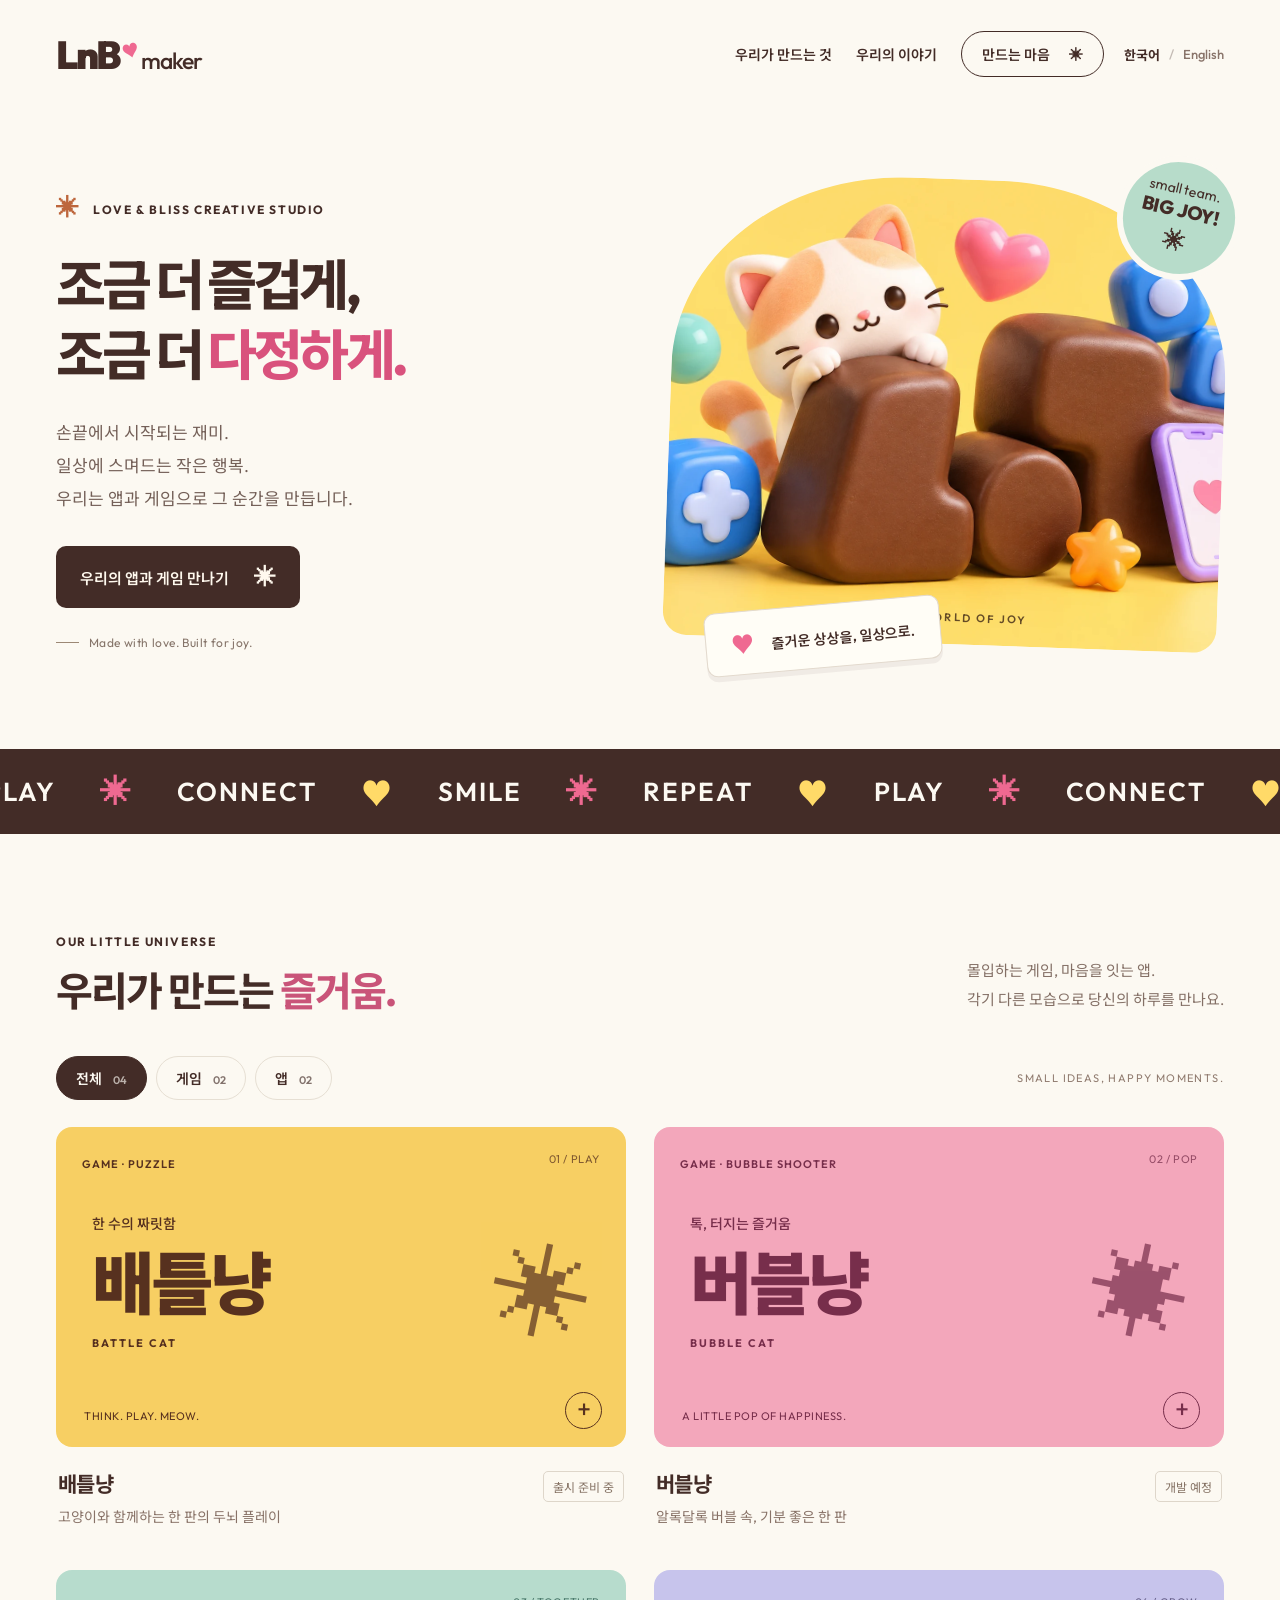
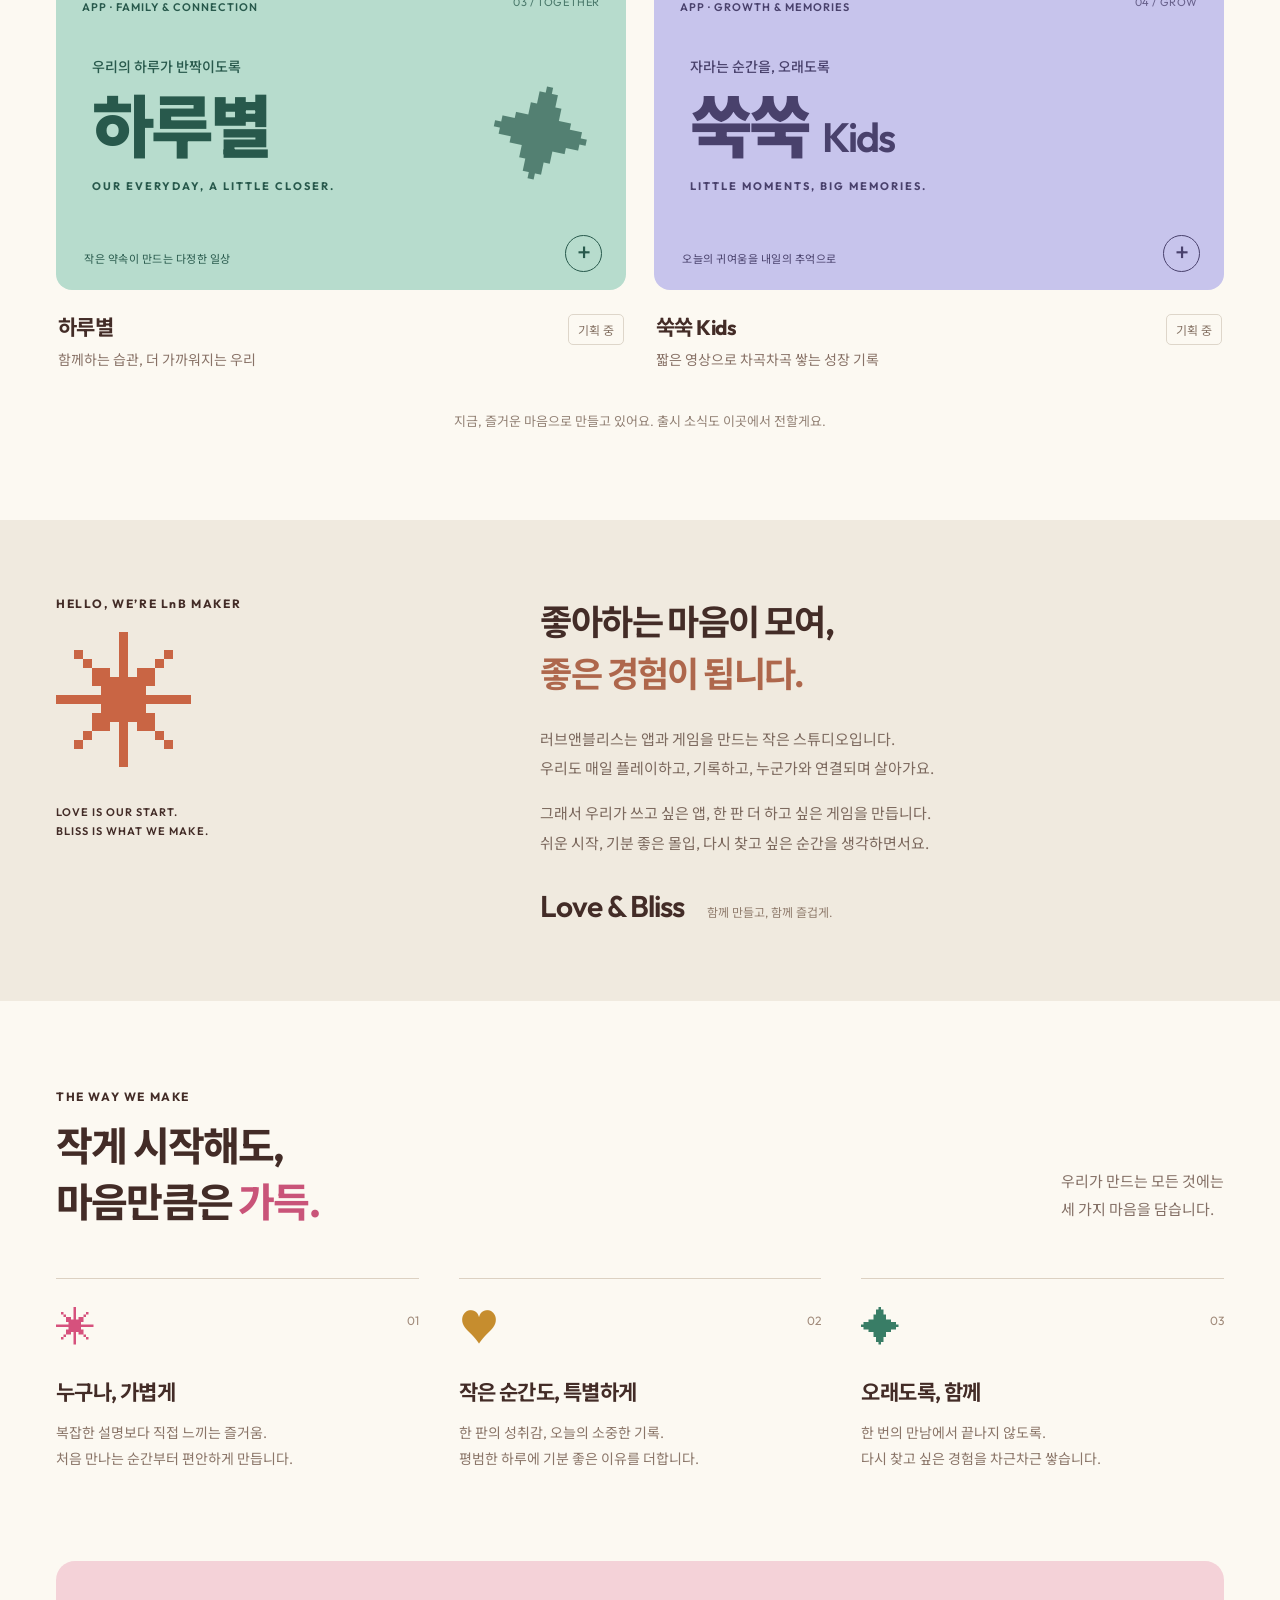
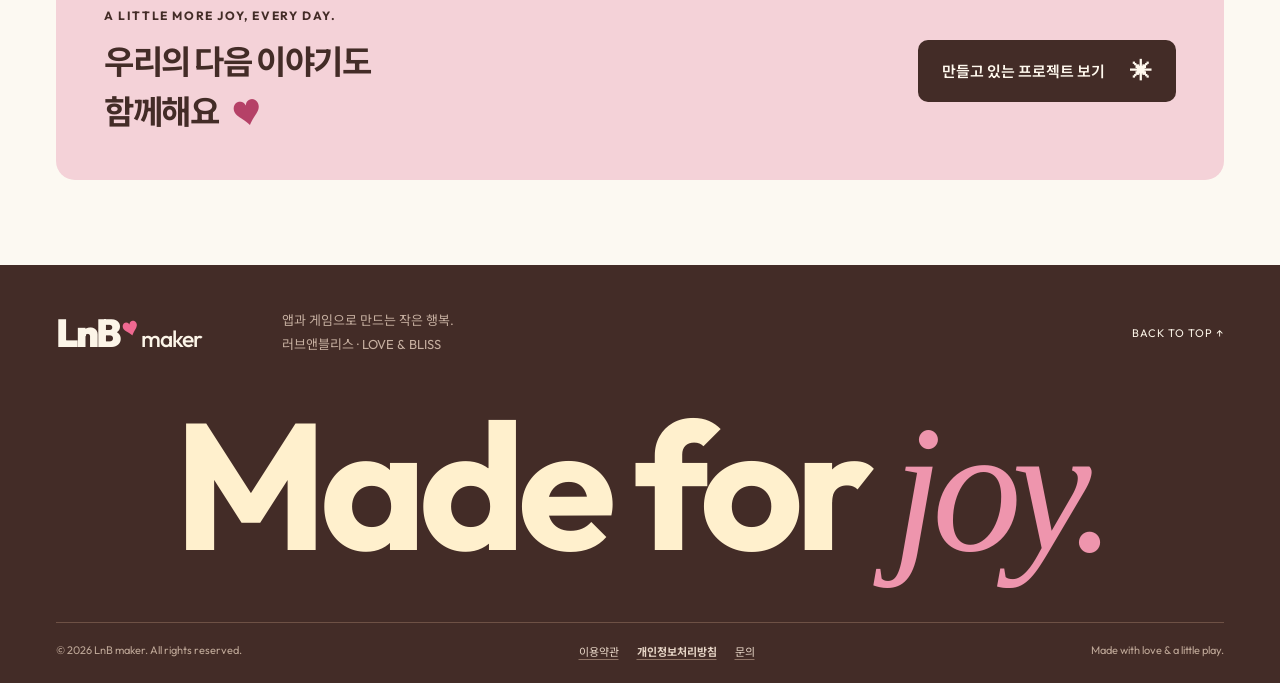
<file: index.html>
<!doctype html>
<html lang="ko">
<head>
<meta charset="utf-8"><meta name="viewport" content="width=device-width,initial-scale=1">
<title>LnB maker — 즐거움을 만드는 우리</title>
<meta name="description" content="러브앤블리스, LnB maker. 손끝의 재미부터 일상의 따뜻한 연결까지, 앱과 게임을 만듭니다.">
<meta name="theme-color" content="#fcf9f2">
<link rel="icon" type="image/svg+xml" href="data:image/svg+xml,%3Csvg xmlns='http://www.w3.org/2000/svg' viewBox='0 0 64 64'%3E%3Crect width='64' height='64' rx='18' fill='%23432c27'/%3E%3Ctext x='12' y='45' font-family='Arial' font-weight='900' font-size='40' fill='%23ffd966'%3EL%3C/text%3E%3Ccircle cx='46' cy='43' r='7' fill='%23ff7098'/%3E%3C/svg%3E">
<link rel="stylesheet" href="style.css">
<link rel="alternate" hreflang="ko" href="index.html">
<link rel="alternate" hreflang="en" href="en.html">
</head>
<body>
<a class="skip" href="#main">본문으로 건너뛰기</a>
<header class="header"><a class="logo" href="#" aria-label="LnB maker 홈">LnB<span class="logo-heart">♥</span><span class="maker">maker</span></a><nav aria-label="주 메뉴" id="nav"><a href="#work">우리가 만드는 것</a><a href="#about">우리의 이야기</a><a class="nav-pill" href="#values">만드는 마음 <span>✳</span></a></nav><div class="language-switch" role="group" aria-label="언어 선택"><a href="index.html" lang="ko" aria-current="page">한국어</a><span aria-hidden="true">/</span><a href="en.html" lang="en">English</a></div><button class="menu" aria-expanded="false" aria-controls="nav" aria-label="메뉴 열기"><span></span><span></span></button></header>
<main id="main">
<section class="hero wrap" aria-labelledby="hero-title"><div class="hero-copy"><div class="eyebrow"><span class="tiny-star">✳</span> LOVE & BLISS CREATIVE STUDIO</div><h1 id="hero-title">조금 더 즐겁게,<br>조금 더 <span class="pink-word">다정하게.</span></h1><p class="hero-description">손끝에서 시작되는 재미.<br>일상에 스며드는 작은 행복.<br>우리는 앱과 게임으로 그 순간을 만듭니다.</p><a class="button dark" href="#work">우리의 앱과 게임 만나기 <span>✳</span></a><div class="hero-note"><span class="note-line"></span> Made with love. Built for joy.</div></div><div class="hero-visual"><div class="art-frame"><img src="assets/brand-world.webp" alt="고양이 캐릭터와 하트, 스마트폰, 알록달록한 게임 블록이 어우러진 LnB maker의 상상 속 세상" width="1536" height="1024" fetchpriority="high"><span class="art-caption">A LITTLE WORLD OF JOY</span></div><div class="round-sticker">small team.<br><b>BIG JOY!</b><span>✷</span></div><div class="visual-label"><span>♥</span> 즐거운 상상을, 일상으로.</div></div></section>
<div class="ribbon" aria-label="Play, Connect, Smile, Repeat"><div>PLAY <span>✳</span> CONNECT <span>♥</span> SMILE <span>✳</span> REPEAT <span>♥</span> PLAY <span>✳</span> CONNECT <span>♥</span> SMILE <span>✳</span> REPEAT <span>♥</span></div></div>
<section class="work wrap" id="work" aria-labelledby="work-title"><div class="section-top"><div><div class="eyebrow">OUR LITTLE UNIVERSE</div><h2 id="work-title">우리가 만드는 <em>즐거움.</em></h2></div><p>몰입하는 게임, 마음을 잇는 앱.<br>각기 다른 모습으로 당신의 하루를 만나요.</p></div><div class="filter-row"><div class="filters" role="group" aria-label="프로젝트 종류"><button class="filter active" data-filter="all" aria-pressed="true">전체 <span>04</span></button><button class="filter" data-filter="game" aria-pressed="false">게임 <span>02</span></button><button class="filter" data-filter="app" aria-pressed="false">앱 <span>02</span></button></div><span class="work-aside">SMALL IDEAS, HAPPY MOMENTS.</span></div>
<div class="projects">
<button class="project" data-category="game" data-project="battle"><div class="project-art battle"><span class="card-tag">GAME · PUZZLE</span><span class="project-number">01 / PLAY</span><div class="type-art"><span class="type-small">한 수의 짜릿함</span><strong>배틀냥<span class="type-symbol">✳</span></strong><span class="type-en">BATTLE CAT</span></div><span class="art-bottom">THINK. PLAY. MEOW.</span><span class="plus" aria-hidden="true">+</span></div><div class="project-meta"><div><h3>배틀냥</h3><p>고양이와 함께하는 한 판의 두뇌 플레이</p></div><span class="status">출시 준비 중</span></div></button>
<button class="project" data-category="game" data-project="bubble"><div class="project-art bubble"><span class="card-tag">GAME · BUBBLE SHOOTER</span><span class="project-number">02 / POP</span><div class="type-art"><span class="type-small">톡, 터지는 즐거움</span><strong>버블냥<span class="type-symbol">✴</span></strong><span class="type-en">BUBBLE CAT</span></div><span class="art-bottom">A LITTLE POP OF HAPPINESS.</span><span class="plus" aria-hidden="true">+</span></div><div class="project-meta"><div><h3>버블냥</h3><p>알록달록 버블 속, 기분 좋은 한 판</p></div><span class="status">개발 예정</span></div></button>
<button class="project" data-category="app" data-project="haru"><div class="project-art haru"><span class="card-tag">APP · FAMILY & CONNECTION</span><span class="project-number">03 / TOGETHER</span><div class="type-art"><span class="type-small">우리의 하루가 반짝이도록</span><strong>하루별<span class="type-symbol">✦</span></strong><span class="type-en">OUR EVERYDAY, A LITTLE CLOSER.</span></div><span class="art-bottom">작은 약속이 만드는 다정한 일상</span><span class="plus" aria-hidden="true">+</span></div><div class="project-meta"><div><h3>하루별</h3><p>함께하는 습관, 더 가까워지는 우리</p></div><span class="status">기획 중</span></div></button>
<button class="project" data-category="app" data-project="ssuk"><div class="project-art ssuk"><span class="card-tag">APP · GROWTH & MEMORIES</span><span class="project-number">04 / GROW</span><div class="type-art"><span class="type-small">자라는 순간을, 오래도록</span><strong>쑥쑥<span class="kids">Kids</span></strong><span class="type-en">LITTLE MOMENTS, BIG MEMORIES.</span></div><span class="art-bottom">오늘의 귀여움을 내일의 추억으로</span><span class="plus" aria-hidden="true">+</span></div><div class="project-meta"><div><h3>쑥쑥 Kids</h3><p>짧은 영상으로 차곡차곡 쌓는 성장 기록</p></div><span class="status">기획 중</span></div></button>
</div><p class="project-footnote">지금, 즐거운 마음으로 만들고 있어요. 출시 소식도 이곳에서 전할게요.</p><p class="sr-only" id="filter-result" aria-live="polite">전체 프로젝트 4개</p></section>
<section class="about" id="about" aria-labelledby="about-title"><div class="about-inner wrap"><div class="about-label"><span class="eyebrow">HELLO, WE’RE LnB MAKER</span><span class="big-asterisk" aria-hidden="true">✳</span><span class="about-mini">LOVE IS OUR START.<br>BLISS IS WHAT WE MAKE.</span></div><div class="about-copy"><h2 id="about-title">좋아하는 마음이 모여,<br><span>좋은 경험이 됩니다.</span></h2><p>러브앤블리스는 앱과 게임을 만드는 작은 스튜디오입니다.<br class="desktop-break"> 우리도 매일 플레이하고, 기록하고, 누군가와 연결되며 살아가요.</p><p>그래서 우리가 쓰고 싶은 앱, 한 판 더 하고 싶은 게임을 만듭니다.<br class="desktop-break"> 쉬운 시작, 기분 좋은 몰입, 다시 찾고 싶은 순간을 생각하면서요.</p><div class="signature">Love & Bliss<span>함께 만들고, 함께 즐겁게.</span></div></div></div></section>
<section class="values wrap" id="values" aria-labelledby="values-title"><div class="section-top"><div><div class="eyebrow">THE WAY WE MAKE</div><h2 id="values-title">작게 시작해도,<br>마음만큼은 <em>가득.</em></h2></div><p>우리가 만드는 모든 것에는<br>세 가지 마음을 담습니다.</p></div><div class="value-grid"><article><span class="value-icon pink">✳</span><span class="value-no">01</span><h3>누구나, 가볍게</h3><p>복잡한 설명보다 직접 느끼는 즐거움.<br>처음 만나는 순간부터 편안하게 만듭니다.</p></article><article><span class="value-icon yellow">♥</span><span class="value-no">02</span><h3>작은 순간도, 특별하게</h3><p>한 판의 성취감, 오늘의 소중한 기록.<br>평범한 하루에 기분 좋은 이유를 더합니다.</p></article><article><span class="value-icon mint">✦</span><span class="value-no">03</span><h3>오래도록, 함께</h3><p>한 번의 만남에서 끝나지 않도록.<br>다시 찾고 싶은 경험을 차근차근 쌓습니다.</p></article></div></section>
<section class="closing wrap"><div><span class="eyebrow">A LITTLE MORE JOY, EVERY DAY.</span><h2>우리의 다음 이야기도<br>함께해요<span>♥</span></h2></div><a class="button dark" href="#work">만들고 있는 프로젝트 보기 <span>✳</span></a></section>
</main>
<footer class="footer"><div class="footer-top wrap"><a class="logo" href="#" aria-label="맨 위로">LnB<span class="logo-heart">♥</span><span class="maker">maker</span></a><p>앱과 게임으로 만드는 작은 행복.<br>러브앤블리스 · LOVE & BLISS</p><a href="#main" class="top-link">BACK TO TOP ↑</a></div><div class="footer-word" aria-hidden="true">Made for <i>joy.</i></div><div class="footer-bottom wrap"><span>© 2026 LnB maker. All rights reserved.</span><nav class="footer-legal" aria-label="약관 및 정책"><a href="terms-ko.html">이용약관</a><a href="privacy-ko.html"><b>개인정보처리방침</b></a><a href="mailto:admin.lnbmaker@gmail.com">문의</a></nav><span>Made with love & a little play.</span></div></footer>
<dialog id="project-dialog" aria-labelledby="dialog-title"><button class="dialog-close" aria-label="상세 소개 닫기">×</button><div class="dialog-kicker"></div><h2 id="dialog-title"></h2><p class="dialog-subtitle"></p><p class="dialog-description"></p><div class="dialog-details"></div><p class="dialog-status"></p><button class="button dark dialog-done">다른 프로젝트도 보기</button></dialog>
<script src="script.js"></script>
</body></html>
</file>
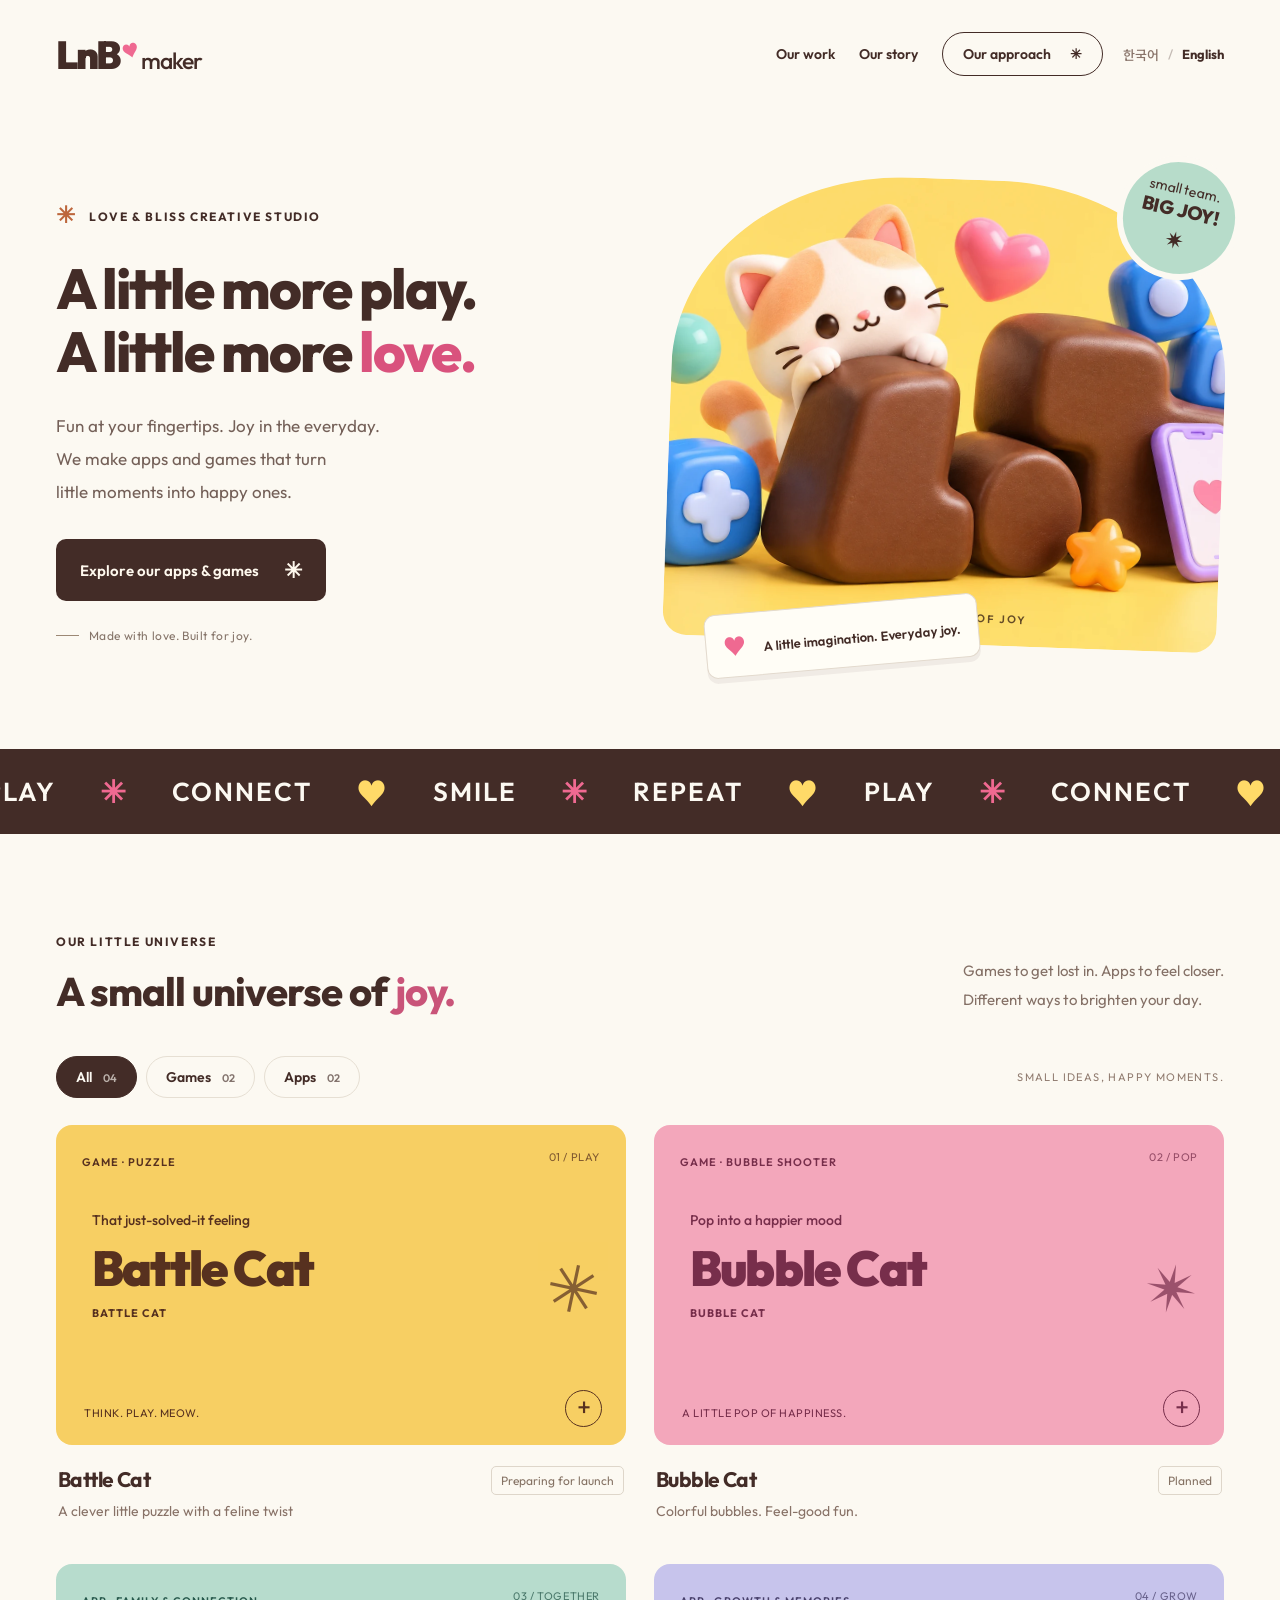
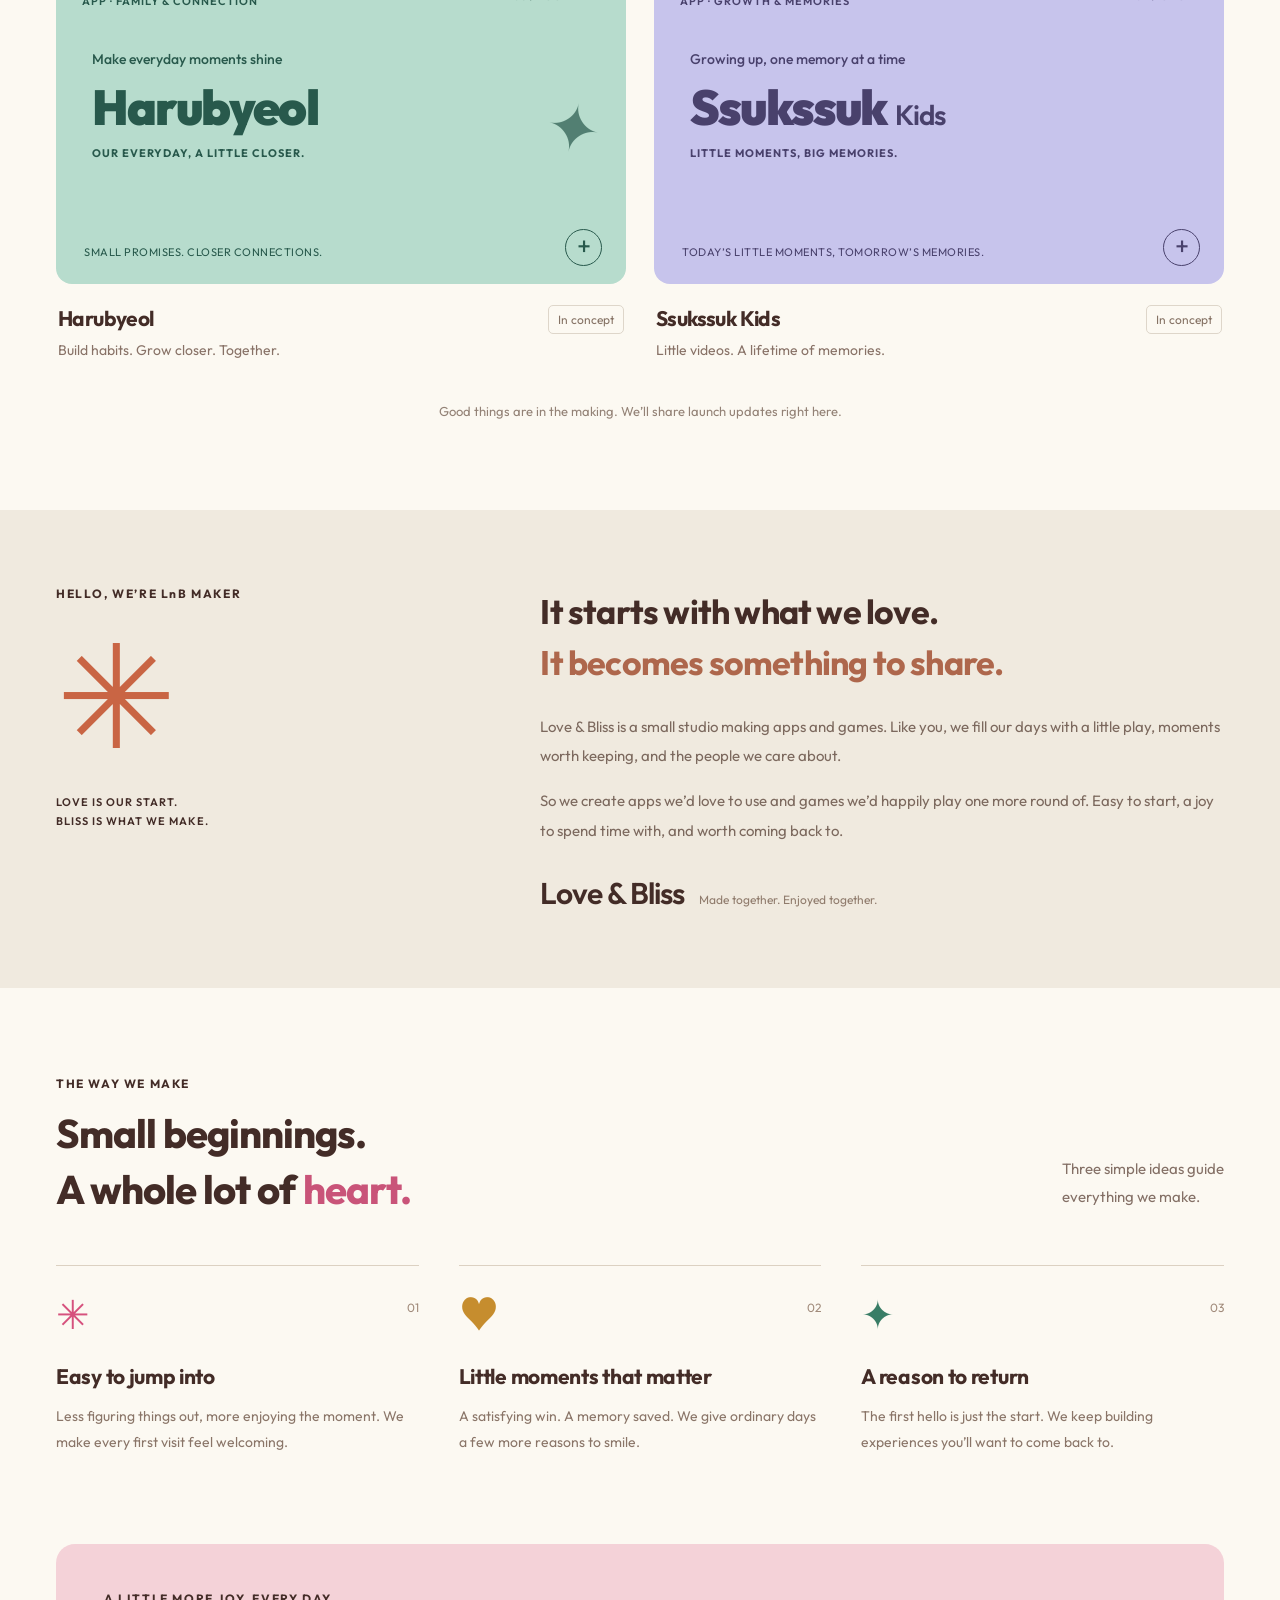
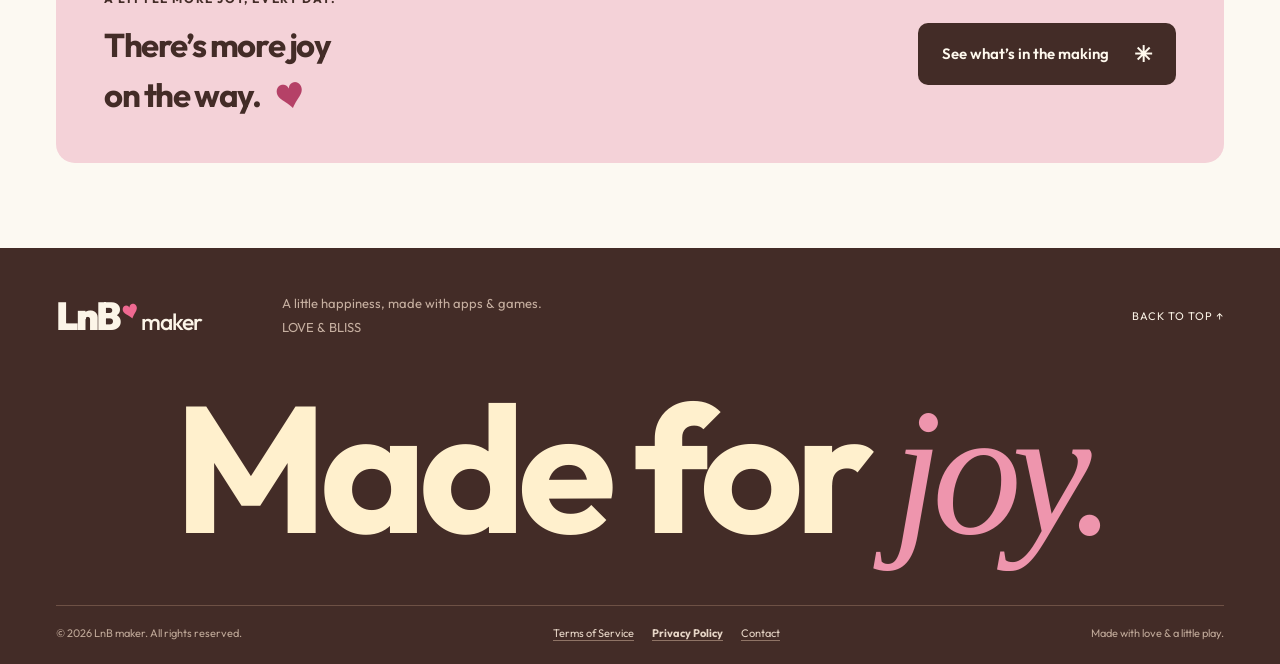
<file: en.html>
<!doctype html>
<html lang="en">
<head>
<meta charset="utf-8"><meta name="viewport" content="width=device-width,initial-scale=1">
<title>LnB maker — Apps, games & a little more joy</title>
<meta name="description" content="Love & Bliss is a small creative studio making apps and games that bring a little more play, connection, and joy to everyday life.">
<meta name="theme-color" content="#fcf9f2">
<link rel="icon" type="image/svg+xml" href="data:image/svg+xml,%3Csvg xmlns='http://www.w3.org/2000/svg' viewBox='0 0 64 64'%3E%3Crect width='64' height='64' rx='18' fill='%23432c27'/%3E%3Ctext x='12' y='45' font-family='Arial' font-weight='900' font-size='40' fill='%23ffd966'%3EL%3C/text%3E%3Ccircle cx='46' cy='43' r='7' fill='%23ff7098'/%3E%3C/svg%3E">
<link rel="stylesheet" href="style.css">
<link rel="alternate" hreflang="ko" href="index.html">
<link rel="alternate" hreflang="en" href="en.html">
</head>
<body>
<a class="skip" href="#main">Skip to content</a>
<header class="header"><a class="logo" href="#" aria-label="LnB maker home">LnB<span class="logo-heart">♥</span><span class="maker">maker</span></a><nav aria-label="Main navigation" id="nav"><a href="#work">Our work</a><a href="#about">Our story</a><a class="nav-pill" href="#values">Our approach <span>✳</span></a></nav><div class="language-switch" role="group" aria-label="Choose language"><a href="index.html" lang="ko">한국어</a><span aria-hidden="true">/</span><a href="en.html" lang="en" aria-current="page">English</a></div><button class="menu" aria-expanded="false" aria-controls="nav" aria-label="Open menu"><span></span><span></span></button></header>
<main id="main">
<section class="hero wrap" aria-labelledby="hero-title"><div class="hero-copy"><div class="eyebrow"><span class="tiny-star">✳</span> LOVE & BLISS CREATIVE STUDIO</div><h1 id="hero-title">A little more play.<br>A little more <span class="pink-word">love.</span></h1><p class="hero-description">Fun at your fingertips. Joy in the everyday.<br>We make apps and games that turn<br>little moments into happy ones.</p><a class="button dark" href="#work">Explore our apps & games <span>✳</span></a><div class="hero-note"><span class="note-line"></span> Made with love. Built for joy.</div></div><div class="hero-visual"><div class="art-frame"><img src="assets/brand-world.webp" alt="A playful LnB maker world with a cat, a heart, a smartphone, and colorful game blocks" width="1536" height="1024" fetchpriority="high"><span class="art-caption">A LITTLE WORLD OF JOY</span></div><div class="round-sticker">small team.<br><b>BIG JOY!</b><span>✷</span></div><div class="visual-label"><span>♥</span> A little imagination. Everyday joy.</div></div></section>
<div class="ribbon" aria-label="Play, Connect, Smile, Repeat"><div>PLAY <span>✳</span> CONNECT <span>♥</span> SMILE <span>✳</span> REPEAT <span>♥</span> PLAY <span>✳</span> CONNECT <span>♥</span> SMILE <span>✳</span> REPEAT <span>♥</span></div></div>
<section class="work wrap" id="work" aria-labelledby="work-title"><div class="section-top"><div><div class="eyebrow">OUR LITTLE UNIVERSE</div><h2 id="work-title">A small universe of <em>joy.</em></h2></div><p>Games to get lost in. Apps to feel closer.<br>Different ways to brighten your day.</p></div><div class="filter-row"><div class="filters" role="group" aria-label="Project category"><button class="filter active" data-filter="all" aria-pressed="true">All <span>04</span></button><button class="filter" data-filter="game" aria-pressed="false">Games <span>02</span></button><button class="filter" data-filter="app" aria-pressed="false">Apps <span>02</span></button></div><span class="work-aside">SMALL IDEAS, HAPPY MOMENTS.</span></div>
<div class="projects">
<button class="project" data-category="game" data-project="battle"><div class="project-art battle"><span class="card-tag">GAME · PUZZLE</span><span class="project-number">01 / PLAY</span><div class="type-art"><span class="type-small">That just-solved-it feeling</span><strong>Battle Cat<span class="type-symbol">✳</span></strong><span class="type-en">BATTLE CAT</span></div><span class="art-bottom">THINK. PLAY. MEOW.</span><span class="plus" aria-hidden="true">+</span></div><div class="project-meta"><div><h3>Battle Cat</h3><p>A clever little puzzle with a feline twist</p></div><span class="status">Preparing for launch</span></div></button>
<button class="project" data-category="game" data-project="bubble"><div class="project-art bubble"><span class="card-tag">GAME · BUBBLE SHOOTER</span><span class="project-number">02 / POP</span><div class="type-art"><span class="type-small">Pop into a happier mood</span><strong>Bubble Cat<span class="type-symbol">✴</span></strong><span class="type-en">BUBBLE CAT</span></div><span class="art-bottom">A LITTLE POP OF HAPPINESS.</span><span class="plus" aria-hidden="true">+</span></div><div class="project-meta"><div><h3>Bubble Cat</h3><p>Colorful bubbles. Feel-good fun.</p></div><span class="status">Planned</span></div></button>
<button class="project" data-category="app" data-project="haru"><div class="project-art haru"><span class="card-tag">APP · FAMILY & CONNECTION</span><span class="project-number">03 / TOGETHER</span><div class="type-art"><span class="type-small">Make everyday moments shine</span><strong>Harubyeol<span class="type-symbol">✦</span></strong><span class="type-en">OUR EVERYDAY, A LITTLE CLOSER.</span></div><span class="art-bottom">SMALL PROMISES. CLOSER CONNECTIONS.</span><span class="plus" aria-hidden="true">+</span></div><div class="project-meta"><div><h3>Harubyeol</h3><p>Build habits. Grow closer. Together.</p></div><span class="status">In concept</span></div></button>
<button class="project" data-category="app" data-project="ssuk"><div class="project-art ssuk"><span class="card-tag">APP · GROWTH & MEMORIES</span><span class="project-number">04 / GROW</span><div class="type-art"><span class="type-small">Growing up, one memory at a time</span><strong>Ssukssuk<span class="kids">Kids</span></strong><span class="type-en">LITTLE MOMENTS, BIG MEMORIES.</span></div><span class="art-bottom">TODAY’S LITTLE MOMENTS, TOMORROW’S MEMORIES.</span><span class="plus" aria-hidden="true">+</span></div><div class="project-meta"><div><h3>Ssukssuk Kids</h3><p>Little videos. A lifetime of memories.</p></div><span class="status">In concept</span></div></button>
</div><p class="project-footnote">Good things are in the making. We’ll share launch updates right here.</p><p class="sr-only" id="filter-result" aria-live="polite">Showing all 4 projects</p></section>
<section class="about" id="about" aria-labelledby="about-title"><div class="about-inner wrap"><div class="about-label"><span class="eyebrow">HELLO, WE’RE LnB MAKER</span><span class="big-asterisk" aria-hidden="true">✳</span><span class="about-mini">LOVE IS OUR START.<br>BLISS IS WHAT WE MAKE.</span></div><div class="about-copy"><h2 id="about-title">It starts with what we love.<br><span>It becomes something to share.</span></h2><p>Love & Bliss is a small studio making apps and games. Like you, we fill our days with a little play, moments worth keeping, and the people we care about.</p><p>So we create apps we’d love to use and games we’d happily play one more round of. Easy to start, a joy to spend time with, and worth coming back to.</p><div class="signature">Love & Bliss<span>Made together. Enjoyed together.</span></div></div></div></section>
<section class="values wrap" id="values" aria-labelledby="values-title"><div class="section-top"><div><div class="eyebrow">THE WAY WE MAKE</div><h2 id="values-title">Small beginnings.<br>A whole lot of <em>heart.</em></h2></div><p>Three simple ideas guide<br>everything we make.</p></div><div class="value-grid"><article><span class="value-icon pink">✳</span><span class="value-no">01</span><h3>Easy to jump into</h3><p>Less figuring things out, more enjoying the moment. We make every first visit feel welcoming.</p></article><article><span class="value-icon yellow">♥</span><span class="value-no">02</span><h3>Little moments that matter</h3><p>A satisfying win. A memory saved. We give ordinary days a few more reasons to smile.</p></article><article><span class="value-icon mint">✦</span><span class="value-no">03</span><h3>A reason to return</h3><p>The first hello is just the start. We keep building experiences you’ll want to come back to.</p></article></div></section>
<section class="closing wrap"><div><span class="eyebrow">A LITTLE MORE JOY, EVERY DAY.</span><h2>There’s more joy<br>on the way.<span>♥</span></h2></div><a class="button dark" href="#work">See what’s in the making <span>✳</span></a></section>
</main>
<footer class="footer"><div class="footer-top wrap"><a class="logo" href="#" aria-label="Back to top">LnB<span class="logo-heart">♥</span><span class="maker">maker</span></a><p>A little happiness, made with apps & games.<br>LOVE & BLISS</p><a href="#main" class="top-link">BACK TO TOP ↑</a></div><div class="footer-word" aria-hidden="true">Made for <i>joy.</i></div><div class="footer-bottom wrap"><span>© 2026 LnB maker. All rights reserved.</span><nav class="footer-legal" aria-label="Legal"><a href="terms.html">Terms of Service</a><a href="privacy.html"><b>Privacy Policy</b></a><a href="mailto:admin.lnbmaker@gmail.com">Contact</a></nav><span>Made with love & a little play.</span></div></footer>
<dialog id="project-dialog" aria-labelledby="dialog-title"><button class="dialog-close" aria-label="Close project details">×</button><div class="dialog-kicker"></div><h2 id="dialog-title"></h2><p class="dialog-subtitle"></p><p class="dialog-description"></p><div class="dialog-details"></div><p class="dialog-status"></p><button class="button dark dialog-done">Explore more projects</button></dialog>
<script src="script.js"></script>
</body></html>
</file>
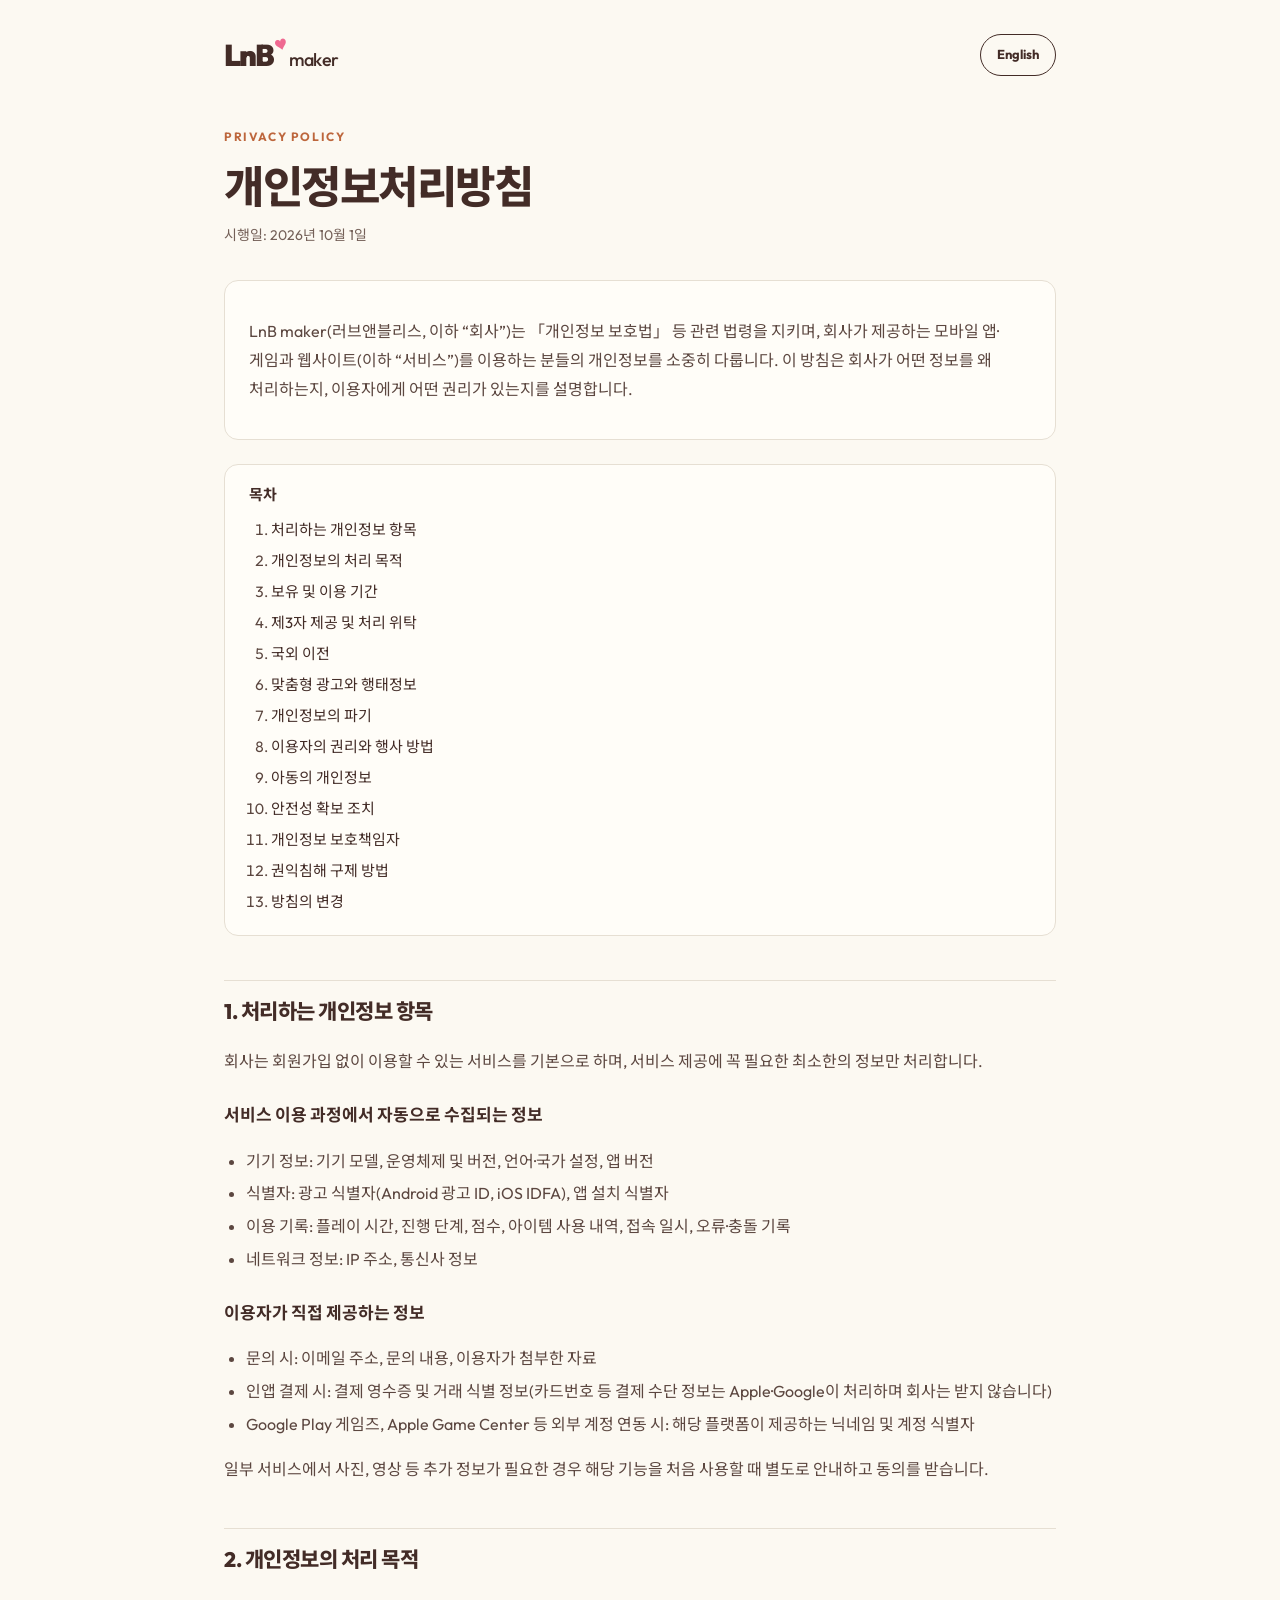
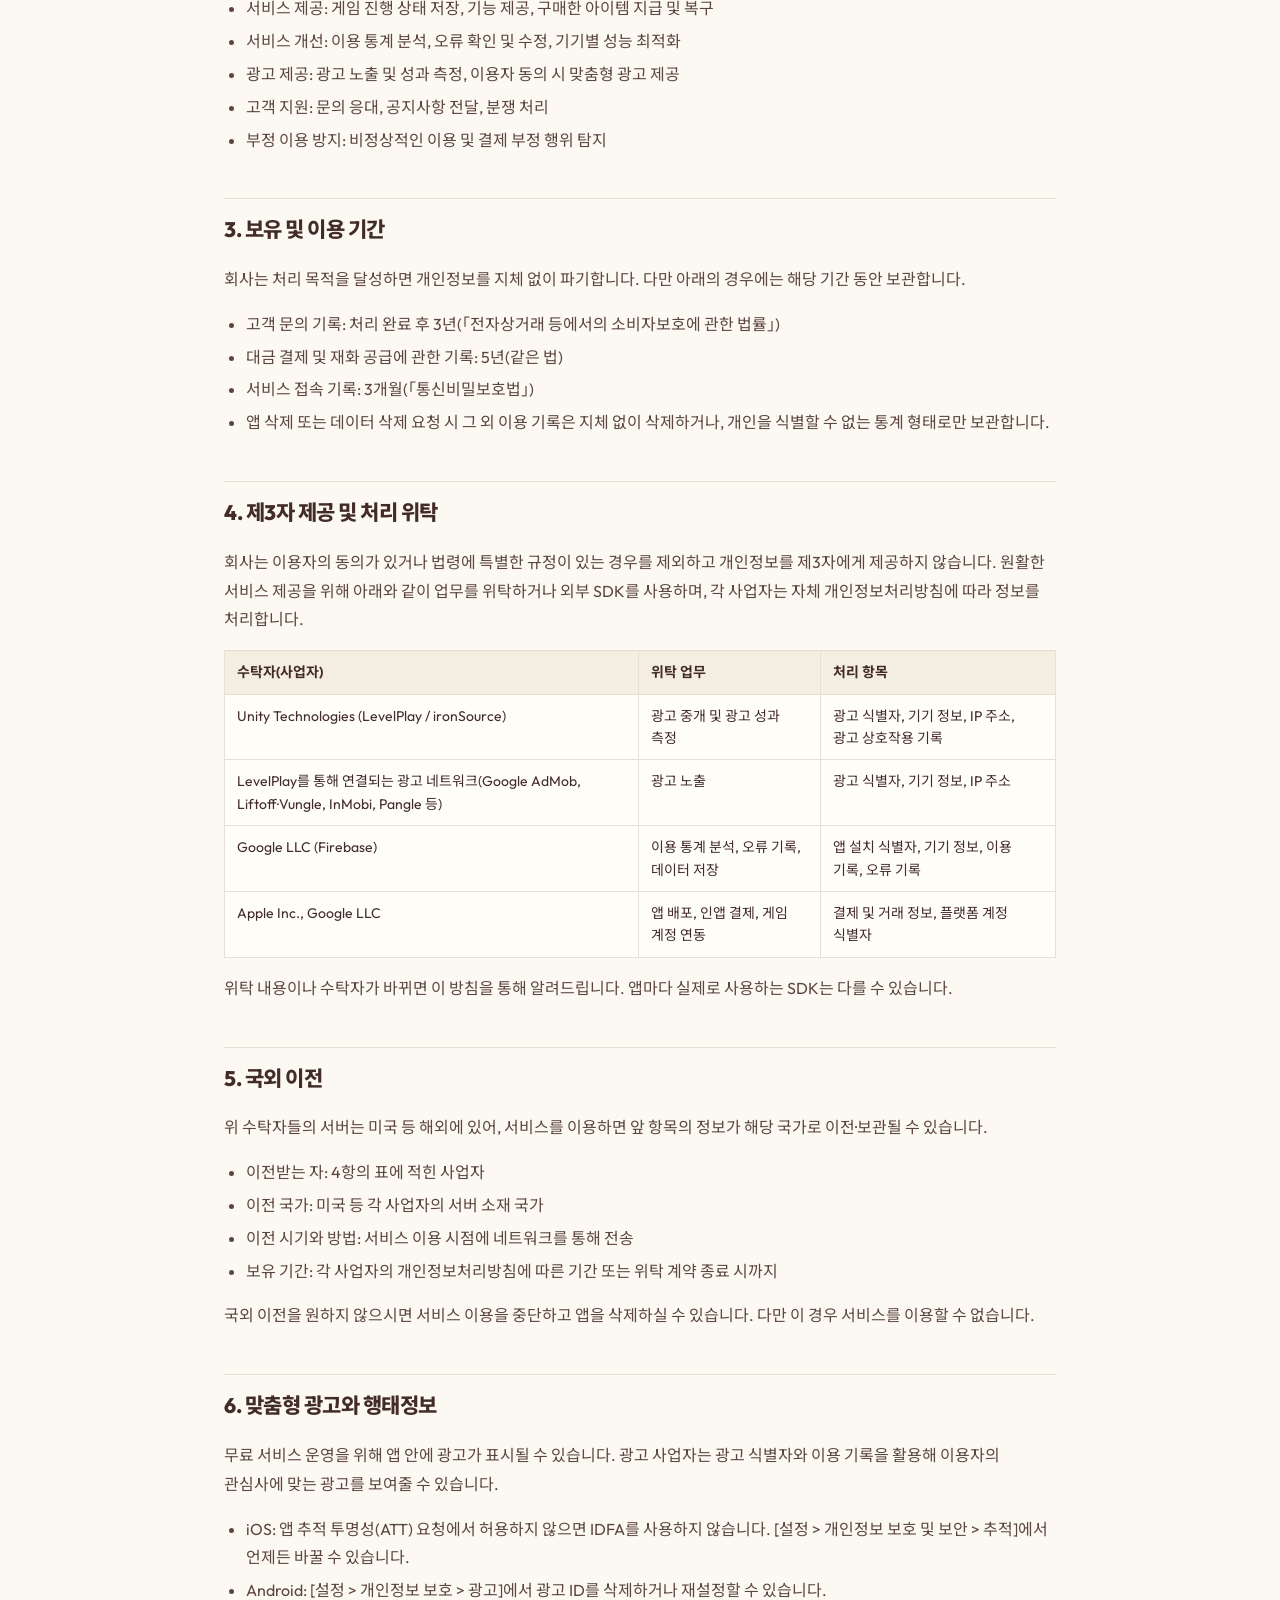
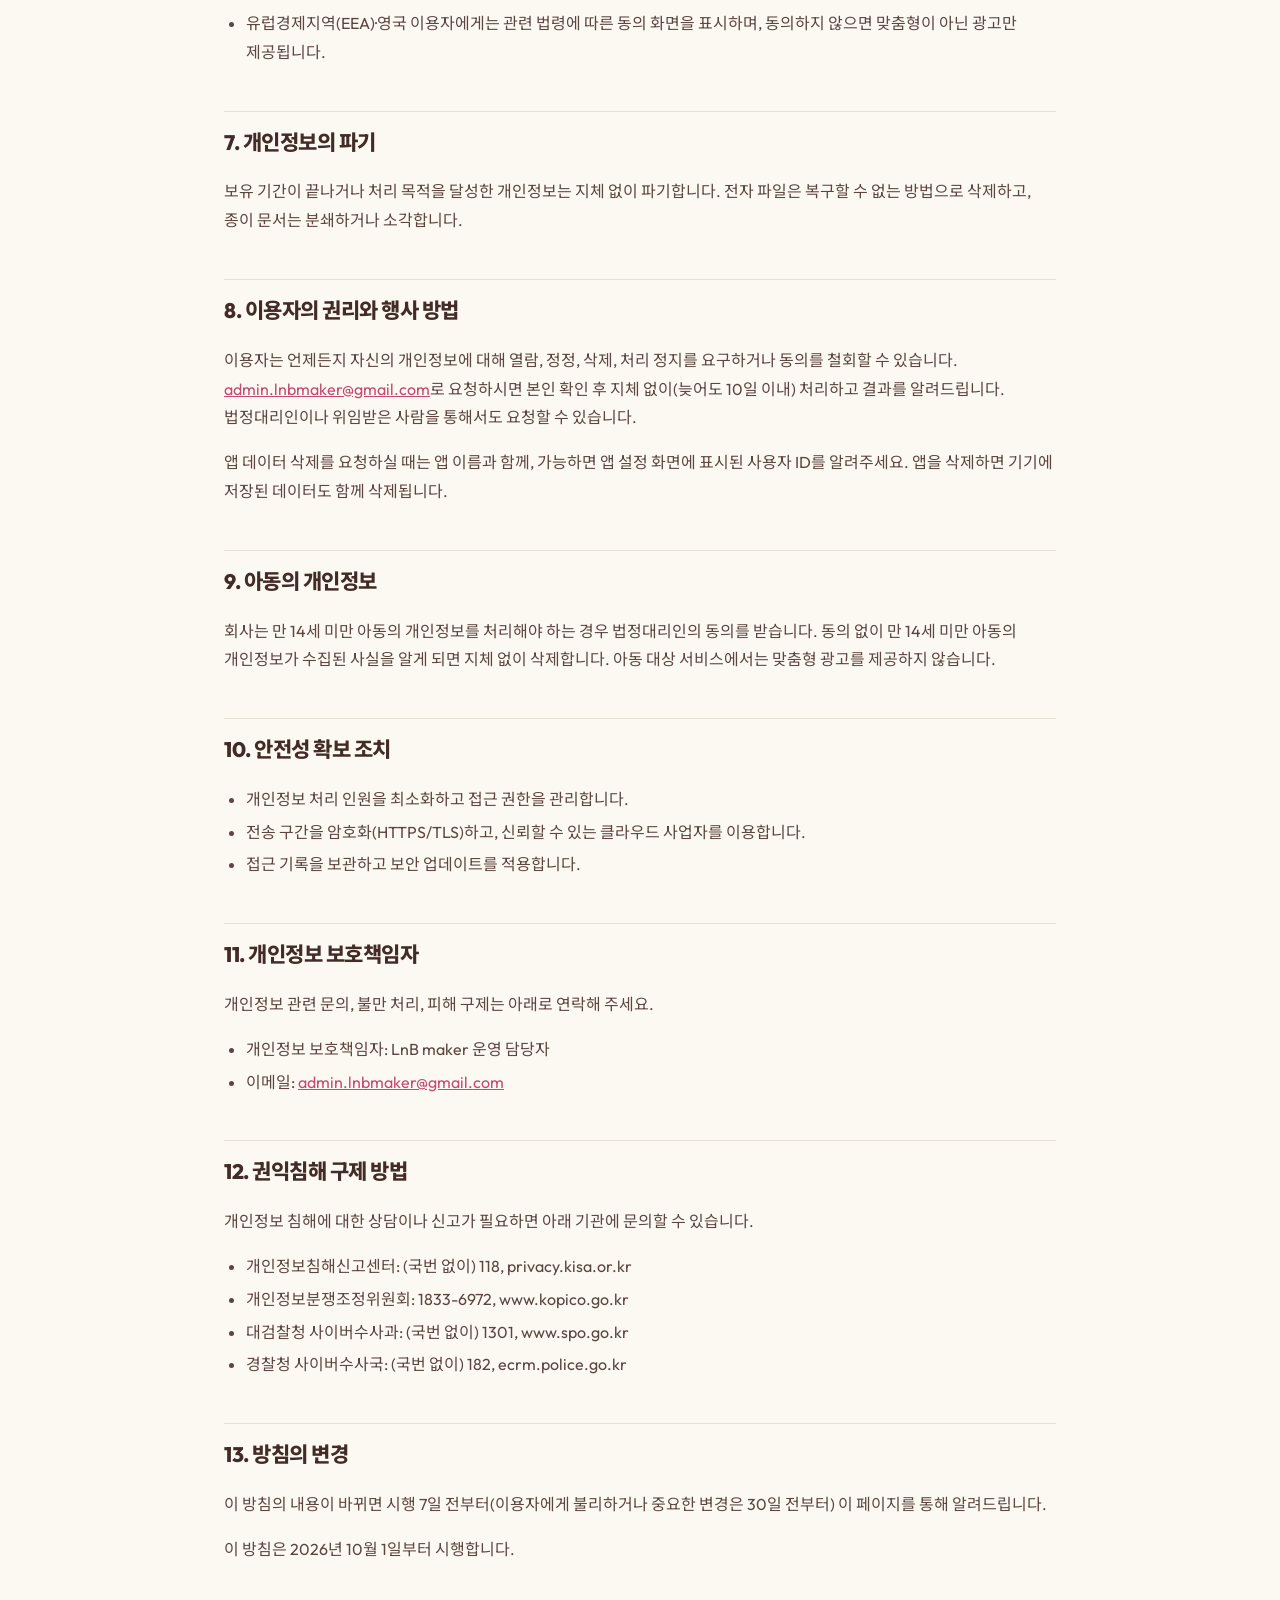
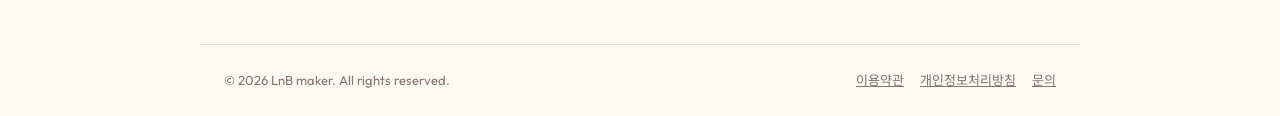
<file: privacy-ko.html>
<!doctype html>
<html lang="ko">
<head>
<meta charset="utf-8"><meta name="viewport" content="width=device-width,initial-scale=1">
<title>개인정보처리방침 — LnB maker</title>
<meta name="description" content="LnB maker(러브앤블리스) 앱·게임 서비스의 개인정보처리방침">
<meta name="theme-color" content="#fcf9f2">
<link rel="alternate" hreflang="en" href="privacy.html">
<link rel="stylesheet" href="legal.css">
</head>
<body>
<header class="header"><a class="logo" href="index.html" aria-label="LnB maker 홈">LnB<span class="logo-heart">♥</span><span class="maker">maker</span></a><a class="lang" href="privacy.html" hreflang="en" lang="en">English</a></header>
<main>
<p class="eyebrow">PRIVACY POLICY</p>
<h1>개인정보처리방침</h1>
<p class="meta">시행일: 2026년 10월 1일</p>

<div class="intro"><p>LnB maker(러브앤블리스, 이하 “회사”)는 「개인정보 보호법」 등 관련 법령을 지키며, 회사가 제공하는 모바일 앱·게임과 웹사이트(이하 “서비스”)를 이용하는 분들의 개인정보를 소중히 다룹니다. 이 방침은 회사가 어떤 정보를 왜 처리하는지, 이용자에게 어떤 권리가 있는지를 설명합니다.</p></div>

<nav class="toc" aria-label="목차"><strong>목차</strong><ol>
<li><a href="#items">처리하는 개인정보 항목</a></li>
<li><a href="#purpose">개인정보의 처리 목적</a></li>
<li><a href="#retention">보유 및 이용 기간</a></li>
<li><a href="#third">제3자 제공 및 처리 위탁</a></li>
<li><a href="#overseas">국외 이전</a></li>
<li><a href="#ads">맞춤형 광고와 행태정보</a></li>
<li><a href="#destroy">개인정보의 파기</a></li>
<li><a href="#rights">이용자의 권리와 행사 방법</a></li>
<li><a href="#children">아동의 개인정보</a></li>
<li><a href="#security">안전성 확보 조치</a></li>
<li><a href="#officer">개인정보 보호책임자</a></li>
<li><a href="#remedy">권익침해 구제 방법</a></li>
<li><a href="#changes">방침의 변경</a></li>
</ol></nav>

<h2 id="items">1. 처리하는 개인정보 항목</h2>
<p>회사는 회원가입 없이 이용할 수 있는 서비스를 기본으로 하며, 서비스 제공에 꼭 필요한 최소한의 정보만 처리합니다.</p>
<h3>서비스 이용 과정에서 자동으로 수집되는 정보</h3>
<ul>
<li>기기 정보: 기기 모델, 운영체제 및 버전, 언어·국가 설정, 앱 버전</li>
<li>식별자: 광고 식별자(Android 광고 ID, iOS IDFA), 앱 설치 식별자</li>
<li>이용 기록: 플레이 시간, 진행 단계, 점수, 아이템 사용 내역, 접속 일시, 오류·충돌 기록</li>
<li>네트워크 정보: IP 주소, 통신사 정보</li>
</ul>
<h3>이용자가 직접 제공하는 정보</h3>
<ul>
<li>문의 시: 이메일 주소, 문의 내용, 이용자가 첨부한 자료</li>
<li>인앱 결제 시: 결제 영수증 및 거래 식별 정보(카드번호 등 결제 수단 정보는 Apple·Google이 처리하며 회사는 받지 않습니다)</li>
<li>Google Play 게임즈, Apple Game Center 등 외부 계정 연동 시: 해당 플랫폼이 제공하는 닉네임 및 계정 식별자</li>
</ul>
<p>일부 서비스에서 사진, 영상 등 추가 정보가 필요한 경우 해당 기능을 처음 사용할 때 별도로 안내하고 동의를 받습니다.</p>

<h2 id="purpose">2. 개인정보의 처리 목적</h2>
<ul>
<li>서비스 제공: 게임 진행 상태 저장, 기능 제공, 구매한 아이템 지급 및 복구</li>
<li>서비스 개선: 이용 통계 분석, 오류 확인 및 수정, 기기별 성능 최적화</li>
<li>광고 제공: 광고 노출 및 성과 측정, 이용자 동의 시 맞춤형 광고 제공</li>
<li>고객 지원: 문의 응대, 공지사항 전달, 분쟁 처리</li>
<li>부정 이용 방지: 비정상적인 이용 및 결제 부정 행위 탐지</li>
</ul>

<h2 id="retention">3. 보유 및 이용 기간</h2>
<p>회사는 처리 목적을 달성하면 개인정보를 지체 없이 파기합니다. 다만 아래의 경우에는 해당 기간 동안 보관합니다.</p>
<ul>
<li>고객 문의 기록: 처리 완료 후 3년(「전자상거래 등에서의 소비자보호에 관한 법률」)</li>
<li>대금 결제 및 재화 공급에 관한 기록: 5년(같은 법)</li>
<li>서비스 접속 기록: 3개월(「통신비밀보호법」)</li>
<li>앱 삭제 또는 데이터 삭제 요청 시 그 외 이용 기록은 지체 없이 삭제하거나, 개인을 식별할 수 없는 통계 형태로만 보관합니다.</li>
</ul>

<h2 id="third">4. 제3자 제공 및 처리 위탁</h2>
<p>회사는 이용자의 동의가 있거나 법령에 특별한 규정이 있는 경우를 제외하고 개인정보를 제3자에게 제공하지 않습니다. 원활한 서비스 제공을 위해 아래와 같이 업무를 위탁하거나 외부 SDK를 사용하며, 각 사업자는 자체 개인정보처리방침에 따라 정보를 처리합니다.</p>
<div class="table-wrap"><table>
<thead><tr><th>수탁자(사업자)</th><th>위탁 업무</th><th>처리 항목</th></tr></thead>
<tbody>
<tr><td>Unity Technologies (LevelPlay / ironSource)</td><td>광고 중개 및 광고 성과 측정</td><td>광고 식별자, 기기 정보, IP 주소, 광고 상호작용 기록</td></tr>
<tr><td>LevelPlay를 통해 연결되는 광고 네트워크(Google AdMob, Liftoff·Vungle, InMobi, Pangle 등)</td><td>광고 노출</td><td>광고 식별자, 기기 정보, IP 주소</td></tr>
<tr><td>Google LLC (Firebase)</td><td>이용 통계 분석, 오류 기록, 데이터 저장</td><td>앱 설치 식별자, 기기 정보, 이용 기록, 오류 기록</td></tr>
<tr><td>Apple Inc., Google LLC</td><td>앱 배포, 인앱 결제, 게임 계정 연동</td><td>결제 및 거래 정보, 플랫폼 계정 식별자</td></tr>
</tbody></table></div>
<p>위탁 내용이나 수탁자가 바뀌면 이 방침을 통해 알려드립니다. 앱마다 실제로 사용하는 SDK는 다를 수 있습니다.</p>

<h2 id="overseas">5. 국외 이전</h2>
<p>위 수탁자들의 서버는 미국 등 해외에 있어, 서비스를 이용하면 앞 항목의 정보가 해당 국가로 이전·보관될 수 있습니다.</p>
<ul>
<li>이전받는 자: 4항의 표에 적힌 사업자</li>
<li>이전 국가: 미국 등 각 사업자의 서버 소재 국가</li>
<li>이전 시기와 방법: 서비스 이용 시점에 네트워크를 통해 전송</li>
<li>보유 기간: 각 사업자의 개인정보처리방침에 따른 기간 또는 위탁 계약 종료 시까지</li>
</ul>
<p>국외 이전을 원하지 않으시면 서비스 이용을 중단하고 앱을 삭제하실 수 있습니다. 다만 이 경우 서비스를 이용할 수 없습니다.</p>

<h2 id="ads">6. 맞춤형 광고와 행태정보</h2>
<p>무료 서비스 운영을 위해 앱 안에 광고가 표시될 수 있습니다. 광고 사업자는 광고 식별자와 이용 기록을 활용해 이용자의 관심사에 맞는 광고를 보여줄 수 있습니다.</p>
<ul>
<li>iOS: 앱 추적 투명성(ATT) 요청에서 허용하지 않으면 IDFA를 사용하지 않습니다. [설정 &gt; 개인정보 보호 및 보안 &gt; 추적]에서 언제든 바꿀 수 있습니다.</li>
<li>Android: [설정 &gt; 개인정보 보호 &gt; 광고]에서 광고 ID를 삭제하거나 재설정할 수 있습니다.</li>
<li>유럽경제지역(EEA)·영국 이용자에게는 관련 법령에 따른 동의 화면을 표시하며, 동의하지 않으면 맞춤형이 아닌 광고만 제공됩니다.</li>
</ul>

<h2 id="destroy">7. 개인정보의 파기</h2>
<p>보유 기간이 끝나거나 처리 목적을 달성한 개인정보는 지체 없이 파기합니다. 전자 파일은 복구할 수 없는 방법으로 삭제하고, 종이 문서는 분쇄하거나 소각합니다.</p>

<h2 id="rights">8. 이용자의 권리와 행사 방법</h2>
<p>이용자는 언제든지 자신의 개인정보에 대해 열람, 정정, 삭제, 처리 정지를 요구하거나 동의를 철회할 수 있습니다. <a href="mailto:admin.lnbmaker@gmail.com">admin.lnbmaker@gmail.com</a>로 요청하시면 본인 확인 후 지체 없이(늦어도 10일 이내) 처리하고 결과를 알려드립니다. 법정대리인이나 위임받은 사람을 통해서도 요청할 수 있습니다.</p>
<p>앱 데이터 삭제를 요청하실 때는 앱 이름과 함께, 가능하면 앱 설정 화면에 표시된 사용자 ID를 알려주세요. 앱을 삭제하면 기기에 저장된 데이터도 함께 삭제됩니다.</p>

<h2 id="children">9. 아동의 개인정보</h2>
<p>회사는 만 14세 미만 아동의 개인정보를 처리해야 하는 경우 법정대리인의 동의를 받습니다. 동의 없이 만 14세 미만 아동의 개인정보가 수집된 사실을 알게 되면 지체 없이 삭제합니다. 아동 대상 서비스에서는 맞춤형 광고를 제공하지 않습니다.</p>

<h2 id="security">10. 안전성 확보 조치</h2>
<ul>
<li>개인정보 처리 인원을 최소화하고 접근 권한을 관리합니다.</li>
<li>전송 구간을 암호화(HTTPS/TLS)하고, 신뢰할 수 있는 클라우드 사업자를 이용합니다.</li>
<li>접근 기록을 보관하고 보안 업데이트를 적용합니다.</li>
</ul>

<h2 id="officer">11. 개인정보 보호책임자</h2>
<p>개인정보 관련 문의, 불만 처리, 피해 구제는 아래로 연락해 주세요.</p>
<ul>
<li>개인정보 보호책임자: LnB maker 운영 담당자</li>
<li>이메일: <a href="mailto:admin.lnbmaker@gmail.com">admin.lnbmaker@gmail.com</a></li>
</ul>

<h2 id="remedy">12. 권익침해 구제 방법</h2>
<p>개인정보 침해에 대한 상담이나 신고가 필요하면 아래 기관에 문의할 수 있습니다.</p>
<ul>
<li>개인정보침해신고센터: (국번 없이) 118, privacy.kisa.or.kr</li>
<li>개인정보분쟁조정위원회: 1833-6972, www.kopico.go.kr</li>
<li>대검찰청 사이버수사과: (국번 없이) 1301, www.spo.go.kr</li>
<li>경찰청 사이버수사국: (국번 없이) 182, ecrm.police.go.kr</li>
</ul>

<h2 id="changes">13. 방침의 변경</h2>
<p>이 방침의 내용이 바뀌면 시행 7일 전부터(이용자에게 불리하거나 중요한 변경은 30일 전부터) 이 페이지를 통해 알려드립니다.</p>
<p>이 방침은 2026년 10월 1일부터 시행합니다.</p>
</main>
<footer class="footer"><span>© 2026 LnB maker. All rights reserved.</span><nav aria-label="법적 고지"><a href="terms-ko.html">이용약관</a><a href="privacy-ko.html">개인정보처리방침</a><a href="mailto:admin.lnbmaker@gmail.com">문의</a></nav></footer>
</body>
</html>
</file>
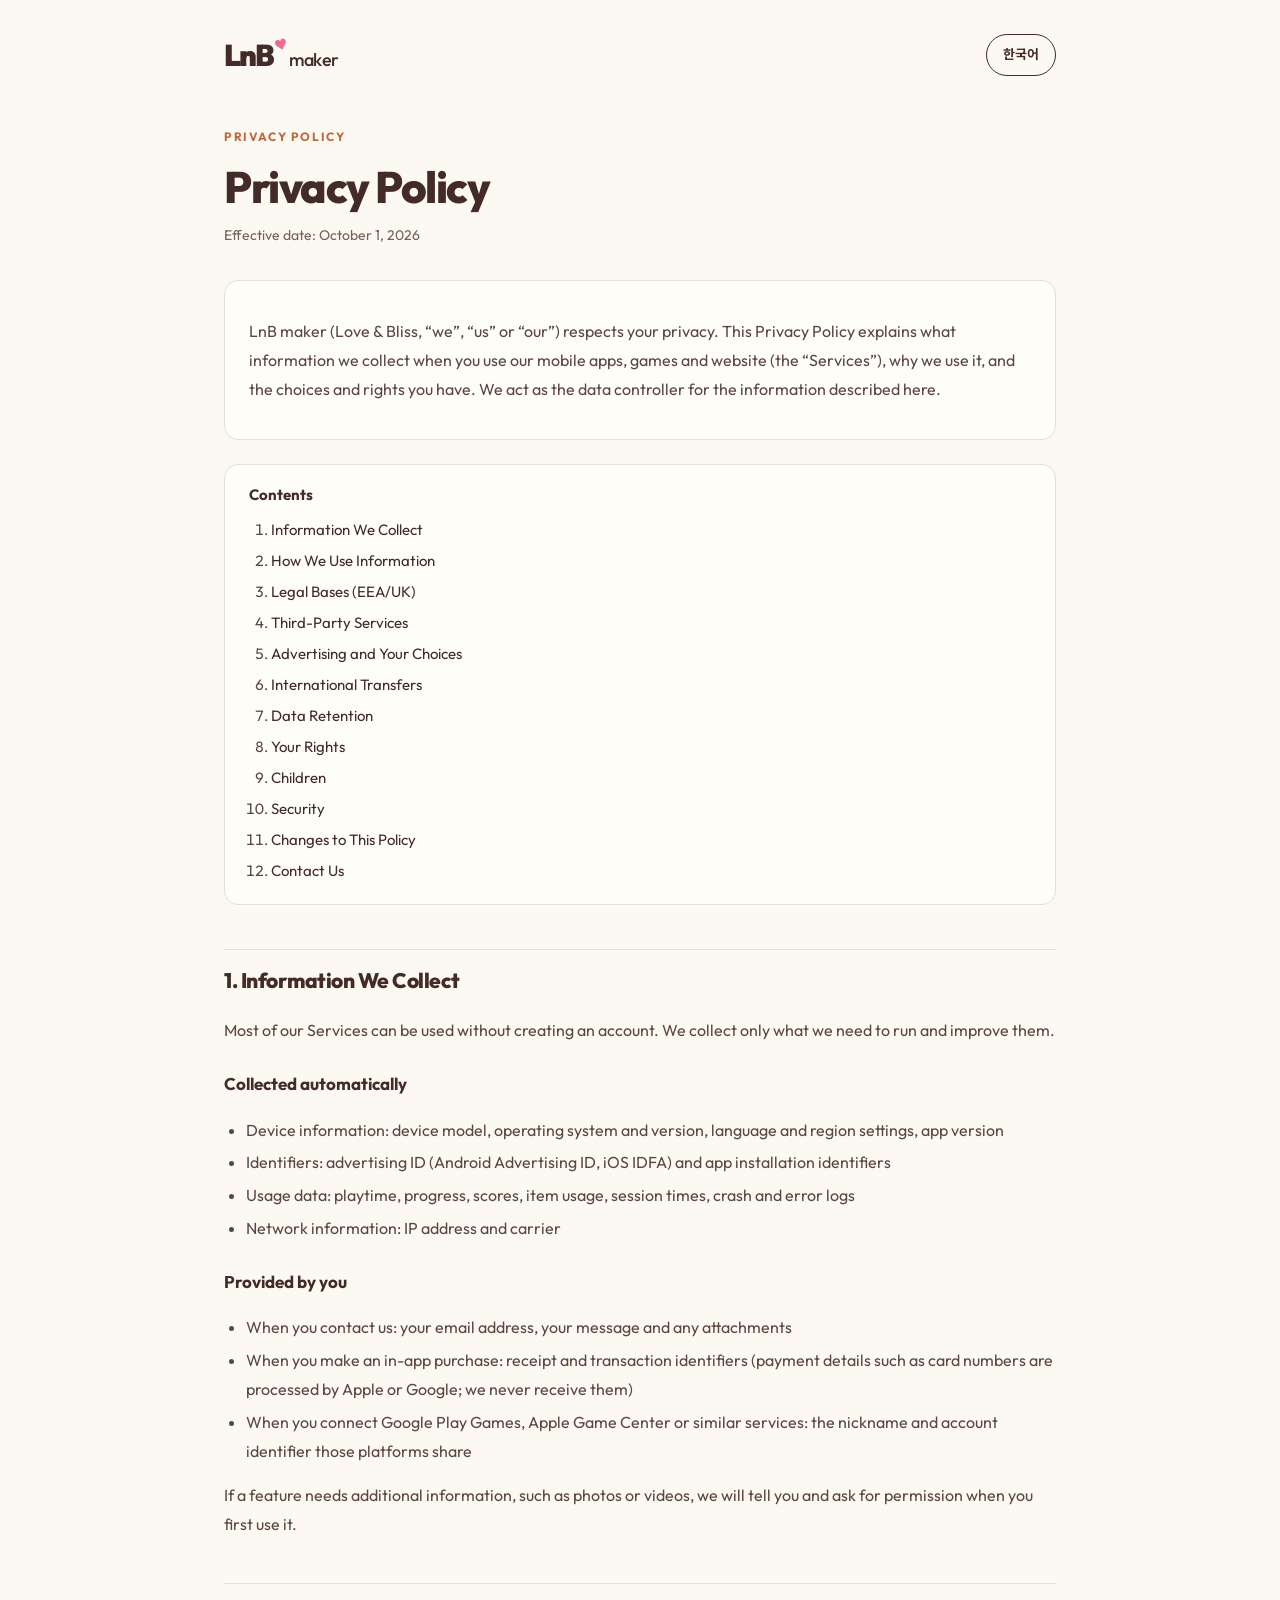
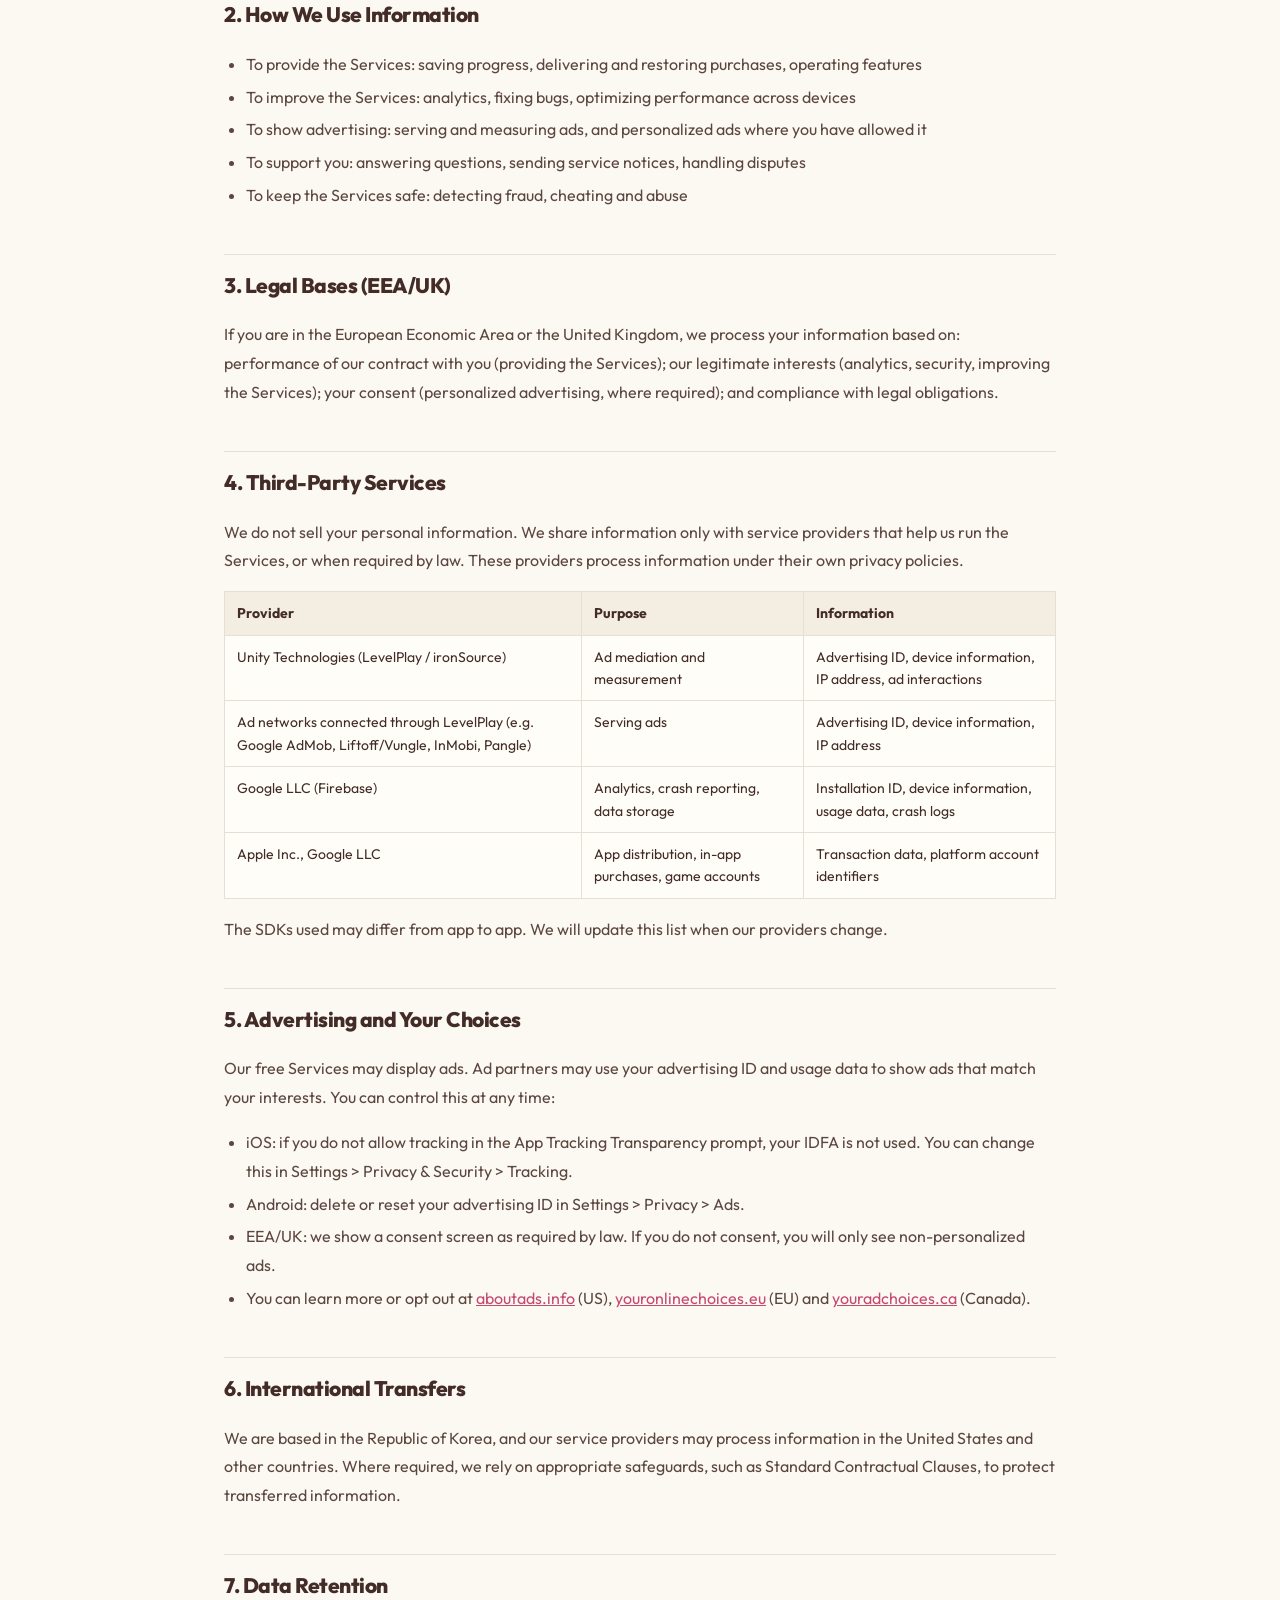
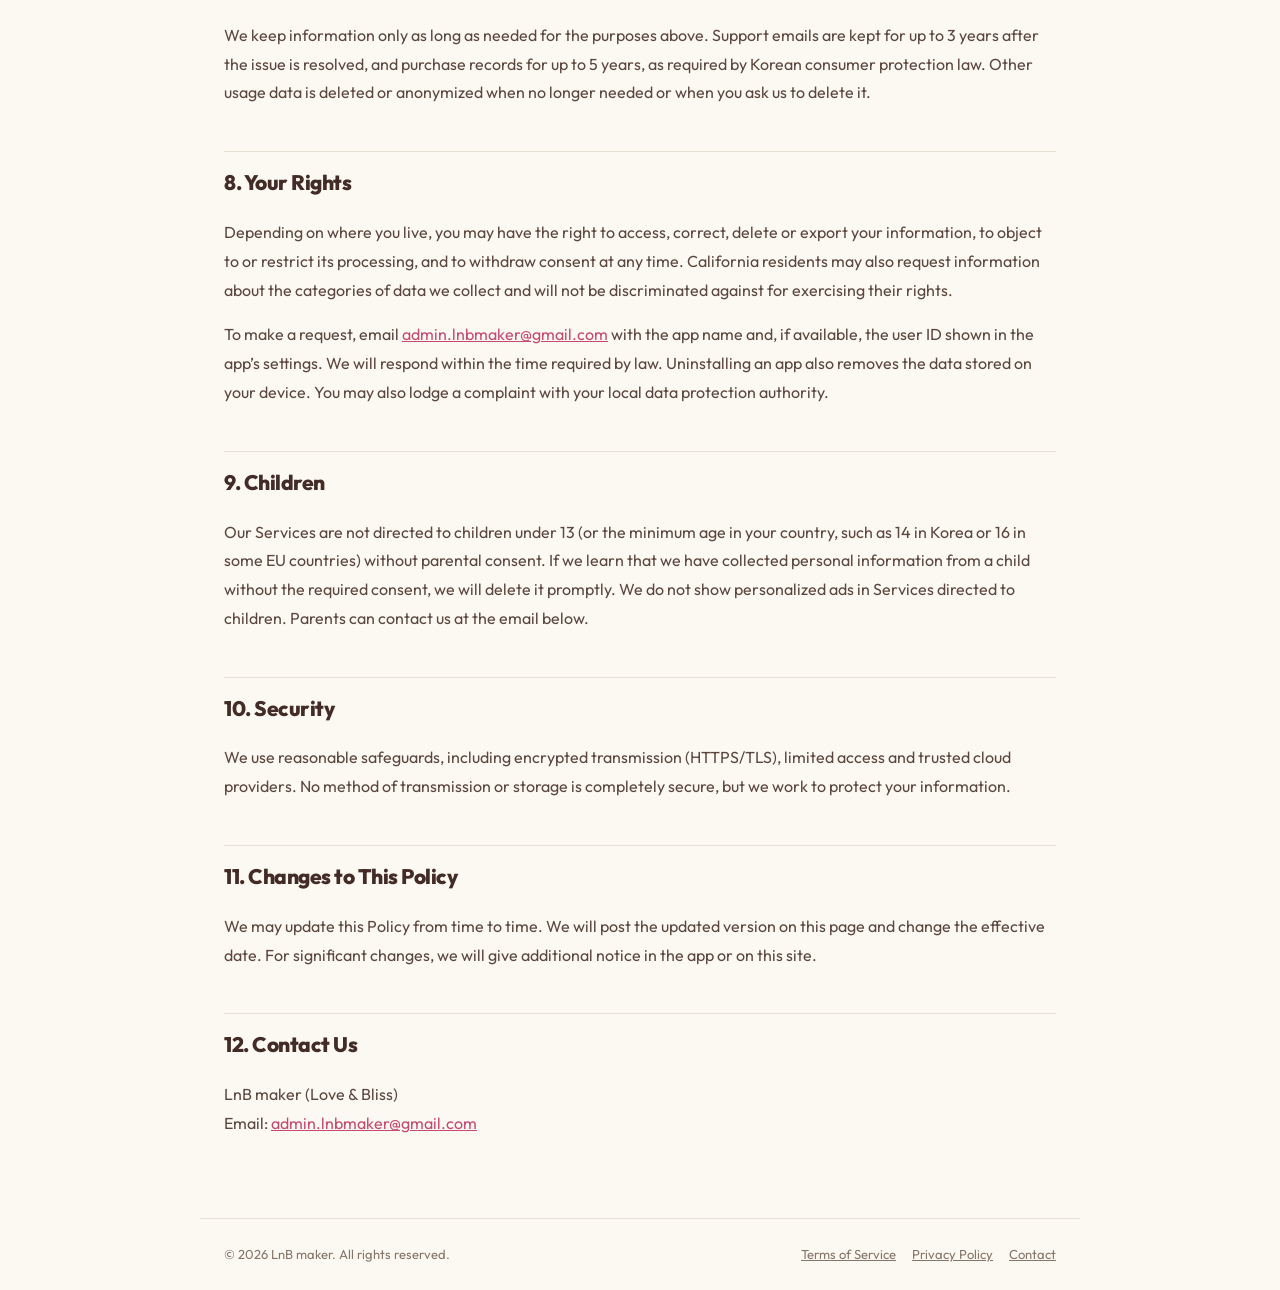
<file: privacy.html>
<!doctype html>
<html lang="en">
<head>
<meta charset="utf-8"><meta name="viewport" content="width=device-width,initial-scale=1">
<title>Privacy Policy — LnB maker</title>
<meta name="description" content="Privacy Policy for apps and games by LnB maker (Love & Bliss)">
<meta name="theme-color" content="#fcf9f2">
<link rel="alternate" hreflang="ko" href="privacy-ko.html">
<link rel="stylesheet" href="legal.css">
</head>
<body>
<header class="header"><a class="logo" href="en.html" aria-label="LnB maker home">LnB<span class="logo-heart">♥</span><span class="maker">maker</span></a><a class="lang" href="privacy-ko.html" hreflang="ko" lang="ko">한국어</a></header>
<main>
<p class="eyebrow">PRIVACY POLICY</p>
<h1>Privacy Policy</h1>
<p class="meta">Effective date: October 1, 2026</p>

<div class="intro"><p>LnB maker (Love &amp; Bliss, “we”, “us” or “our”) respects your privacy. This Privacy Policy explains what information we collect when you use our mobile apps, games and website (the “Services”), why we use it, and the choices and rights you have. We act as the data controller for the information described here.</p></div>

<nav class="toc" aria-label="Contents"><strong>Contents</strong><ol>
<li><a href="#collect">Information We Collect</a></li>
<li><a href="#use">How We Use Information</a></li>
<li><a href="#legal">Legal Bases (EEA/UK)</a></li>
<li><a href="#share">Third-Party Services</a></li>
<li><a href="#ads">Advertising and Your Choices</a></li>
<li><a href="#transfer">International Transfers</a></li>
<li><a href="#retention">Data Retention</a></li>
<li><a href="#rights">Your Rights</a></li>
<li><a href="#children">Children</a></li>
<li><a href="#security">Security</a></li>
<li><a href="#changes">Changes to This Policy</a></li>
<li><a href="#contact">Contact Us</a></li>
</ol></nav>

<h2 id="collect">1. Information We Collect</h2>
<p>Most of our Services can be used without creating an account. We collect only what we need to run and improve them.</p>
<h3>Collected automatically</h3>
<ul>
<li>Device information: device model, operating system and version, language and region settings, app version</li>
<li>Identifiers: advertising ID (Android Advertising ID, iOS IDFA) and app installation identifiers</li>
<li>Usage data: playtime, progress, scores, item usage, session times, crash and error logs</li>
<li>Network information: IP address and carrier</li>
</ul>
<h3>Provided by you</h3>
<ul>
<li>When you contact us: your email address, your message and any attachments</li>
<li>When you make an in-app purchase: receipt and transaction identifiers (payment details such as card numbers are processed by Apple or Google; we never receive them)</li>
<li>When you connect Google Play Games, Apple Game Center or similar services: the nickname and account identifier those platforms share</li>
</ul>
<p>If a feature needs additional information, such as photos or videos, we will tell you and ask for permission when you first use it.</p>

<h2 id="use">2. How We Use Information</h2>
<ul>
<li>To provide the Services: saving progress, delivering and restoring purchases, operating features</li>
<li>To improve the Services: analytics, fixing bugs, optimizing performance across devices</li>
<li>To show advertising: serving and measuring ads, and personalized ads where you have allowed it</li>
<li>To support you: answering questions, sending service notices, handling disputes</li>
<li>To keep the Services safe: detecting fraud, cheating and abuse</li>
</ul>

<h2 id="legal">3. Legal Bases (EEA/UK)</h2>
<p>If you are in the European Economic Area or the United Kingdom, we process your information based on: performance of our contract with you (providing the Services); our legitimate interests (analytics, security, improving the Services); your consent (personalized advertising, where required); and compliance with legal obligations.</p>

<h2 id="share">4. Third-Party Services</h2>
<p>We do not sell your personal information. We share information only with service providers that help us run the Services, or when required by law. These providers process information under their own privacy policies.</p>
<div class="table-wrap"><table>
<thead><tr><th>Provider</th><th>Purpose</th><th>Information</th></tr></thead>
<tbody>
<tr><td>Unity Technologies (LevelPlay / ironSource)</td><td>Ad mediation and measurement</td><td>Advertising ID, device information, IP address, ad interactions</td></tr>
<tr><td>Ad networks connected through LevelPlay (e.g. Google AdMob, Liftoff/Vungle, InMobi, Pangle)</td><td>Serving ads</td><td>Advertising ID, device information, IP address</td></tr>
<tr><td>Google LLC (Firebase)</td><td>Analytics, crash reporting, data storage</td><td>Installation ID, device information, usage data, crash logs</td></tr>
<tr><td>Apple Inc., Google LLC</td><td>App distribution, in-app purchases, game accounts</td><td>Transaction data, platform account identifiers</td></tr>
</tbody></table></div>
<p>The SDKs used may differ from app to app. We will update this list when our providers change.</p>

<h2 id="ads">5. Advertising and Your Choices</h2>
<p>Our free Services may display ads. Ad partners may use your advertising ID and usage data to show ads that match your interests. You can control this at any time:</p>
<ul>
<li>iOS: if you do not allow tracking in the App Tracking Transparency prompt, your IDFA is not used. You can change this in Settings &gt; Privacy &amp; Security &gt; Tracking.</li>
<li>Android: delete or reset your advertising ID in Settings &gt; Privacy &gt; Ads.</li>
<li>EEA/UK: we show a consent screen as required by law. If you do not consent, you will only see non-personalized ads.</li>
<li>You can learn more or opt out at <a href="https://optout.aboutads.info/">aboutads.info</a> (US), <a href="https://www.youronlinechoices.eu/">youronlinechoices.eu</a> (EU) and <a href="https://youradchoices.ca/">youradchoices.ca</a> (Canada).</li>
</ul>

<h2 id="transfer">6. International Transfers</h2>
<p>We are based in the Republic of Korea, and our service providers may process information in the United States and other countries. Where required, we rely on appropriate safeguards, such as Standard Contractual Clauses, to protect transferred information.</p>

<h2 id="retention">7. Data Retention</h2>
<p>We keep information only as long as needed for the purposes above. Support emails are kept for up to 3 years after the issue is resolved, and purchase records for up to 5 years, as required by Korean consumer protection law. Other usage data is deleted or anonymized when no longer needed or when you ask us to delete it.</p>

<h2 id="rights">8. Your Rights</h2>
<p>Depending on where you live, you may have the right to access, correct, delete or export your information, to object to or restrict its processing, and to withdraw consent at any time. California residents may also request information about the categories of data we collect and will not be discriminated against for exercising their rights.</p>
<p>To make a request, email <a href="mailto:admin.lnbmaker@gmail.com">admin.lnbmaker@gmail.com</a> with the app name and, if available, the user ID shown in the app’s settings. We will respond within the time required by law. Uninstalling an app also removes the data stored on your device. You may also lodge a complaint with your local data protection authority.</p>

<h2 id="children">9. Children</h2>
<p>Our Services are not directed to children under 13 (or the minimum age in your country, such as 14 in Korea or 16 in some EU countries) without parental consent. If we learn that we have collected personal information from a child without the required consent, we will delete it promptly. We do not show personalized ads in Services directed to children. Parents can contact us at the email below.</p>

<h2 id="security">10. Security</h2>
<p>We use reasonable safeguards, including encrypted transmission (HTTPS/TLS), limited access and trusted cloud providers. No method of transmission or storage is completely secure, but we work to protect your information.</p>

<h2 id="changes">11. Changes to This Policy</h2>
<p>We may update this Policy from time to time. We will post the updated version on this page and change the effective date. For significant changes, we will give additional notice in the app or on this site.</p>

<h2 id="contact">12. Contact Us</h2>
<p>LnB maker (Love &amp; Bliss)<br>Email: <a href="mailto:admin.lnbmaker@gmail.com">admin.lnbmaker@gmail.com</a></p>
</main>
<footer class="footer"><span>© 2026 LnB maker. All rights reserved.</span><nav aria-label="Legal"><a href="terms.html">Terms of Service</a><a href="privacy.html">Privacy Policy</a><a href="mailto:admin.lnbmaker@gmail.com">Contact</a></nav></footer>
</body>
</html>
</file>
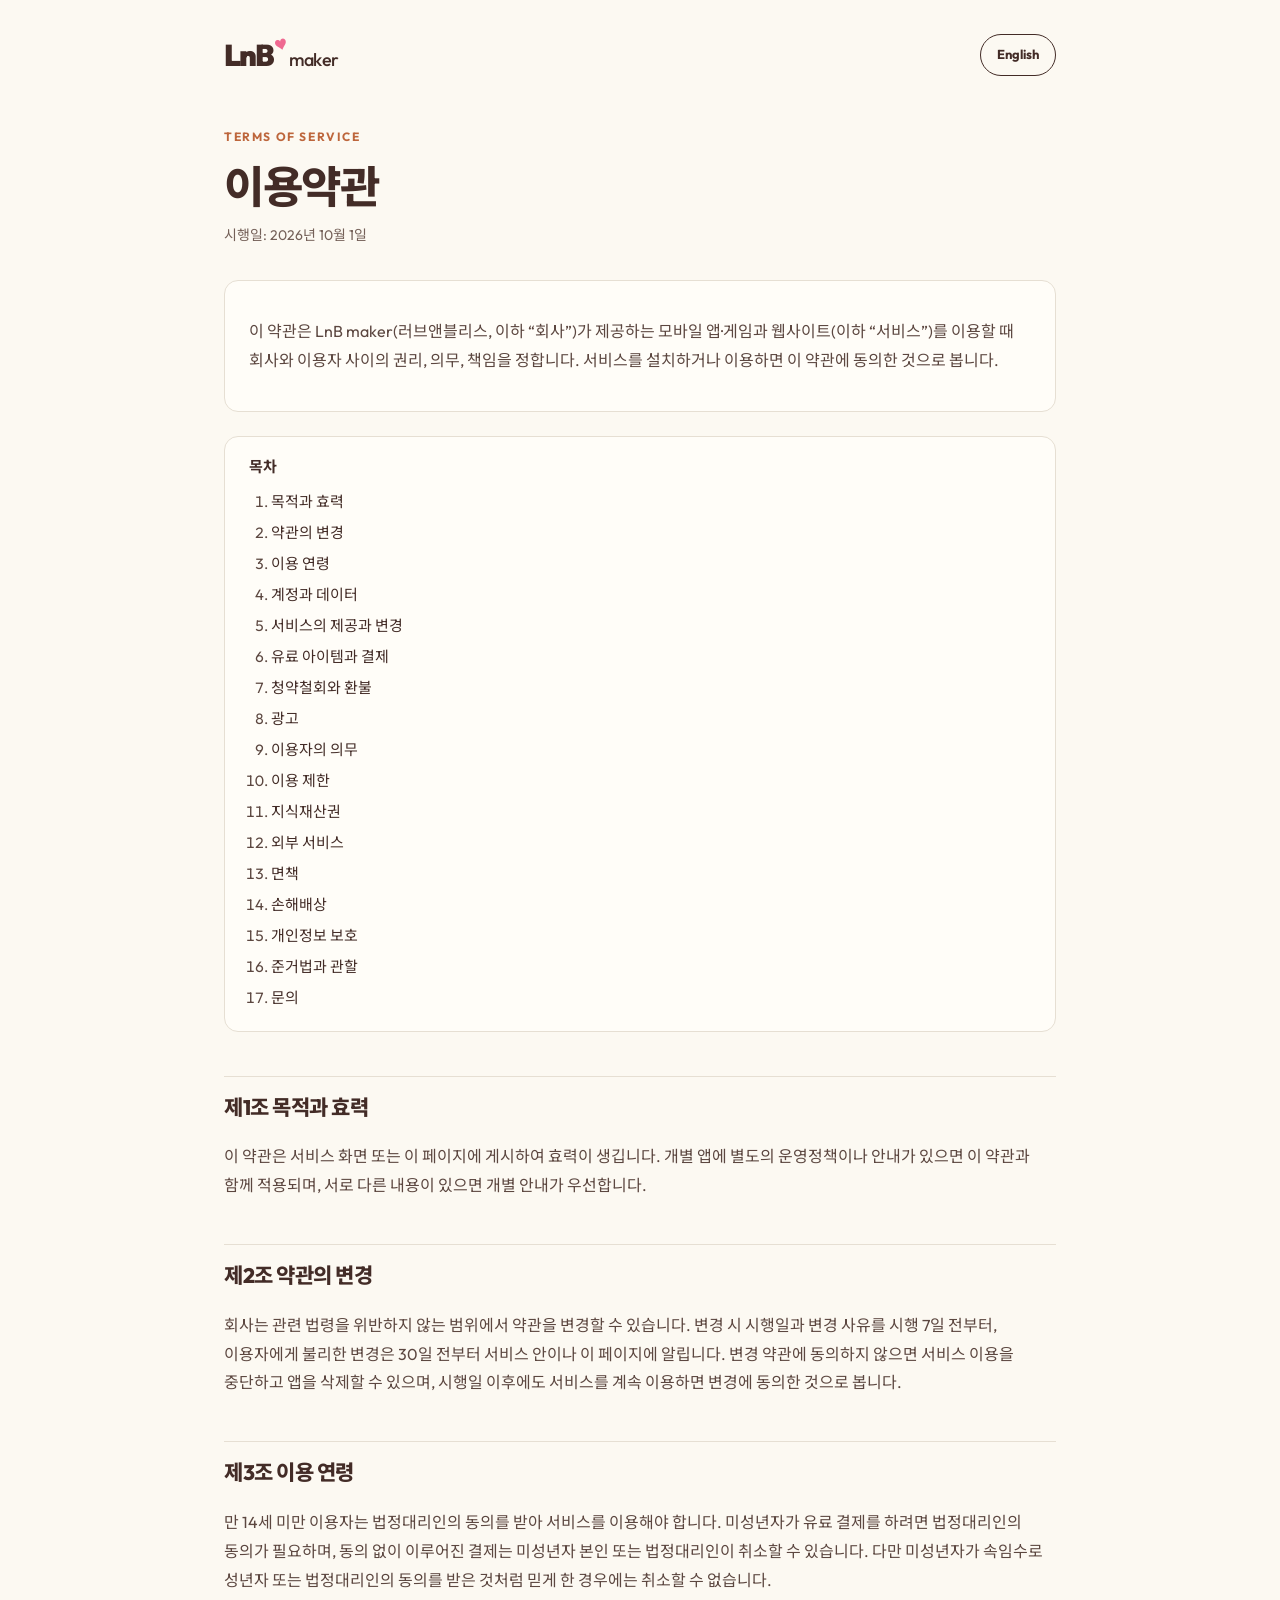
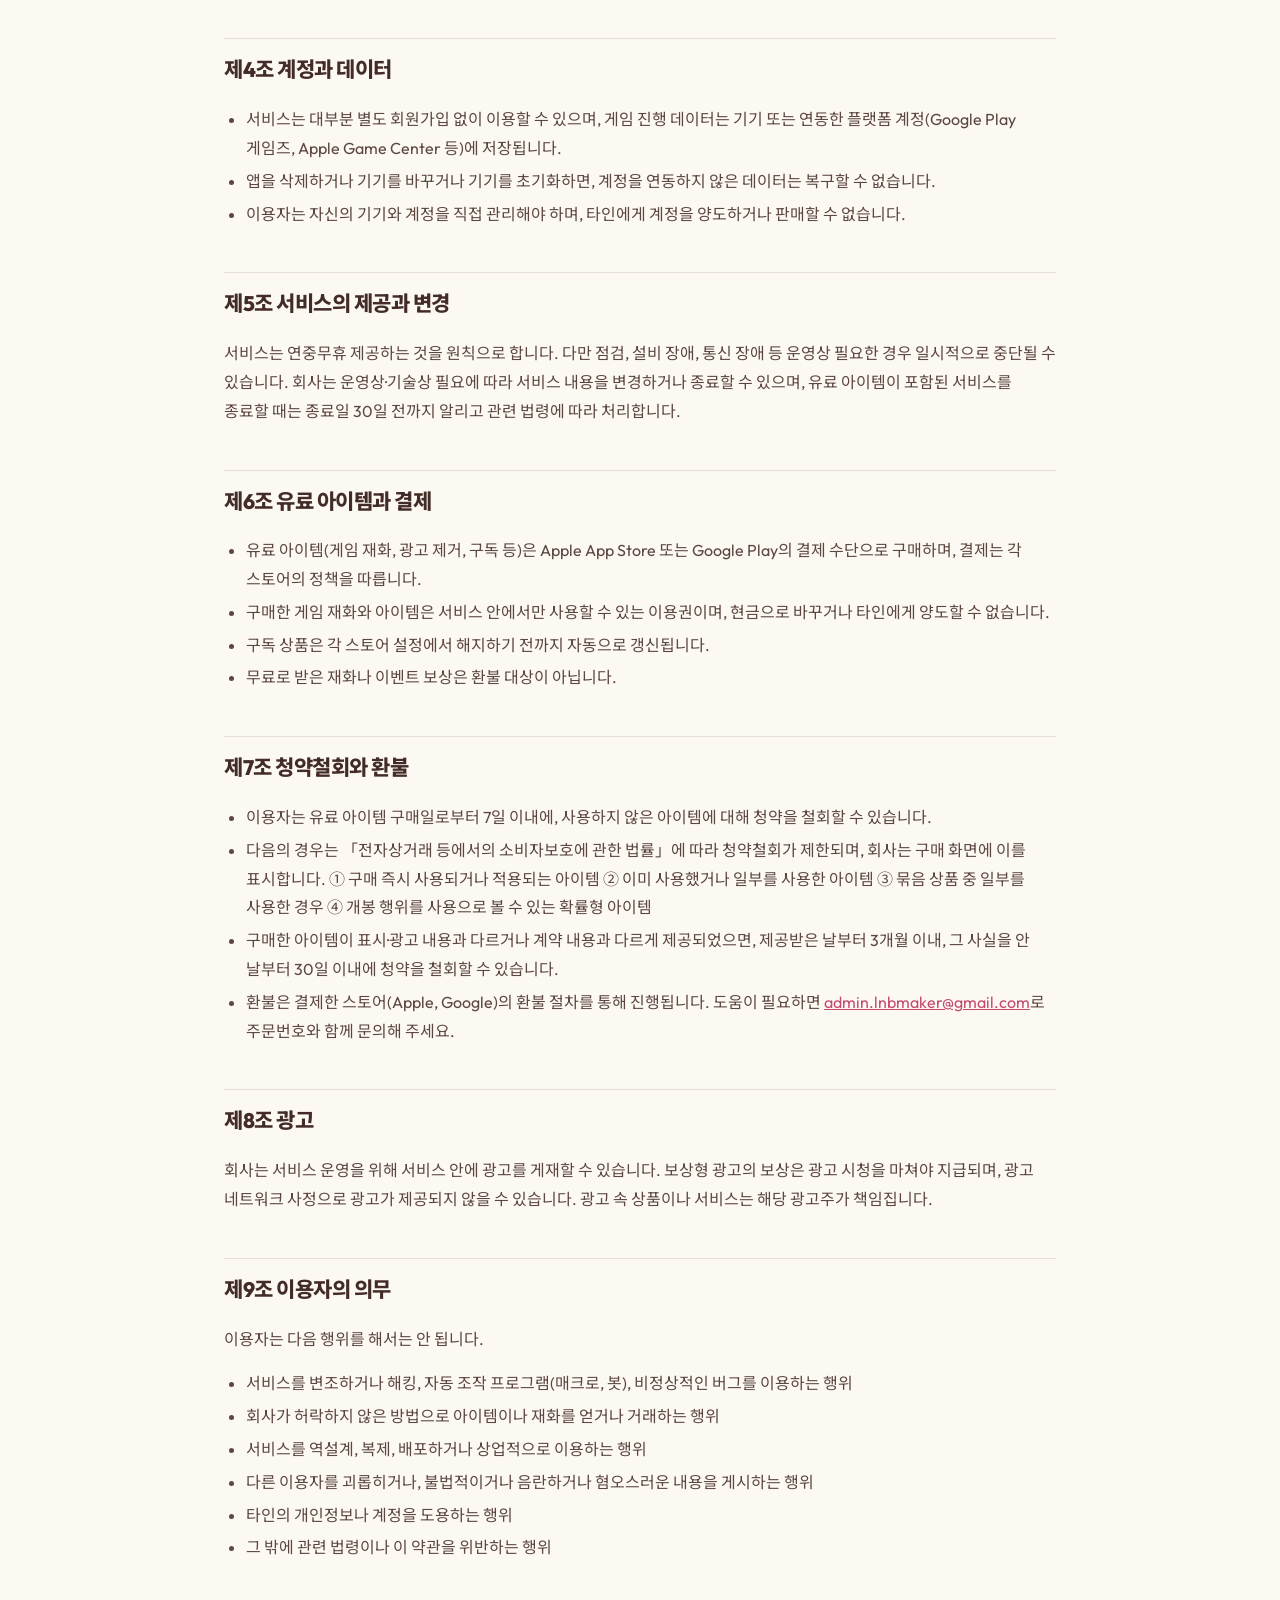
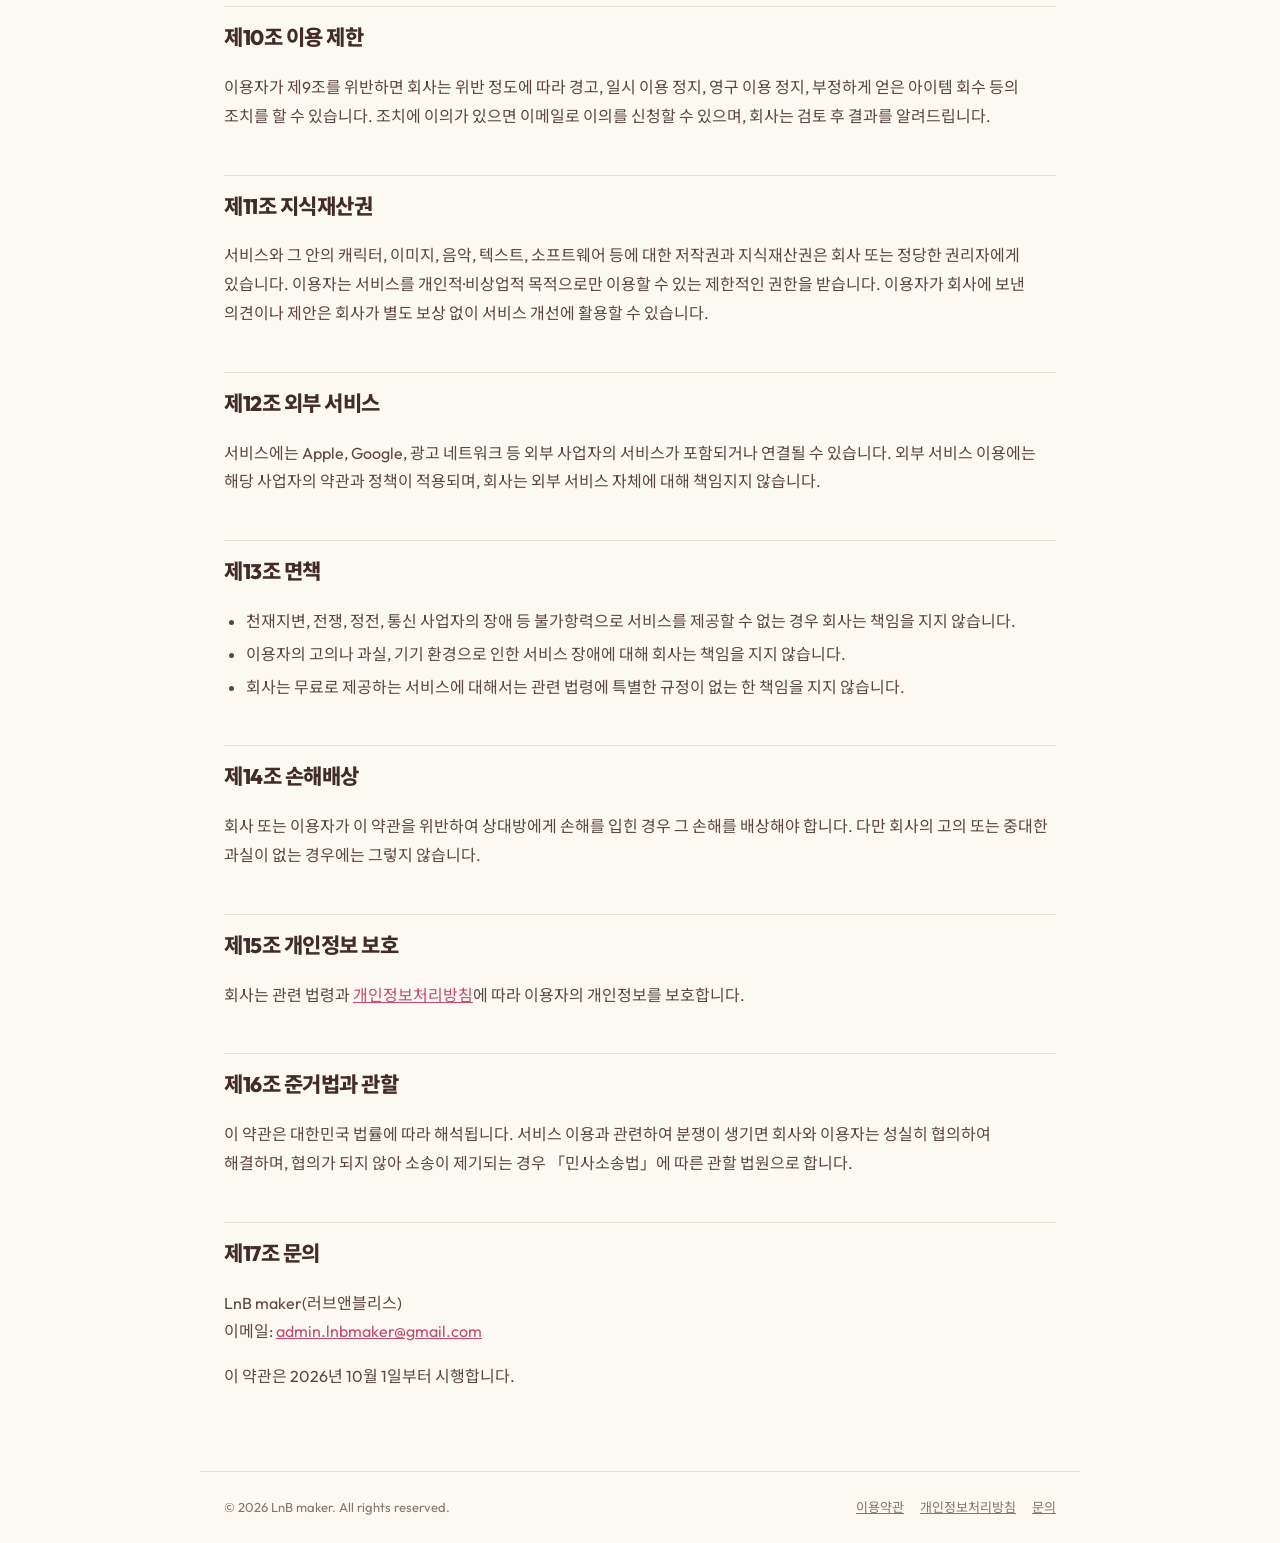
<file: terms-ko.html>
<!doctype html>
<html lang="ko">
<head>
<meta charset="utf-8"><meta name="viewport" content="width=device-width,initial-scale=1">
<title>이용약관 — LnB maker</title>
<meta name="description" content="LnB maker(러브앤블리스) 앱·게임 서비스 이용약관">
<meta name="theme-color" content="#fcf9f2">
<link rel="alternate" hreflang="en" href="terms.html">
<link rel="stylesheet" href="legal.css">
</head>
<body>
<header class="header"><a class="logo" href="index.html" aria-label="LnB maker 홈">LnB<span class="logo-heart">♥</span><span class="maker">maker</span></a><a class="lang" href="terms.html" hreflang="en" lang="en">English</a></header>
<main>
<p class="eyebrow">TERMS OF SERVICE</p>
<h1>이용약관</h1>
<p class="meta">시행일: 2026년 10월 1일</p>

<div class="intro"><p>이 약관은 LnB maker(러브앤블리스, 이하 “회사”)가 제공하는 모바일 앱·게임과 웹사이트(이하 “서비스”)를 이용할 때 회사와 이용자 사이의 권리, 의무, 책임을 정합니다. 서비스를 설치하거나 이용하면 이 약관에 동의한 것으로 봅니다.</p></div>

<nav class="toc" aria-label="목차"><strong>목차</strong><ol>
<li><a href="#t1">목적과 효력</a></li>
<li><a href="#t2">약관의 변경</a></li>
<li><a href="#t3">이용 연령</a></li>
<li><a href="#t4">계정과 데이터</a></li>
<li><a href="#t5">서비스의 제공과 변경</a></li>
<li><a href="#t6">유료 아이템과 결제</a></li>
<li><a href="#t7">청약철회와 환불</a></li>
<li><a href="#t8">광고</a></li>
<li><a href="#t9">이용자의 의무</a></li>
<li><a href="#t10">이용 제한</a></li>
<li><a href="#t11">지식재산권</a></li>
<li><a href="#t12">외부 서비스</a></li>
<li><a href="#t13">면책</a></li>
<li><a href="#t14">손해배상</a></li>
<li><a href="#t15">개인정보 보호</a></li>
<li><a href="#t16">준거법과 관할</a></li>
<li><a href="#t17">문의</a></li>
</ol></nav>

<h2 id="t1">제1조 목적과 효력</h2>
<p>이 약관은 서비스 화면 또는 이 페이지에 게시하여 효력이 생깁니다. 개별 앱에 별도의 운영정책이나 안내가 있으면 이 약관과 함께 적용되며, 서로 다른 내용이 있으면 개별 안내가 우선합니다.</p>

<h2 id="t2">제2조 약관의 변경</h2>
<p>회사는 관련 법령을 위반하지 않는 범위에서 약관을 변경할 수 있습니다. 변경 시 시행일과 변경 사유를 시행 7일 전부터, 이용자에게 불리한 변경은 30일 전부터 서비스 안이나 이 페이지에 알립니다. 변경 약관에 동의하지 않으면 서비스 이용을 중단하고 앱을 삭제할 수 있으며, 시행일 이후에도 서비스를 계속 이용하면 변경에 동의한 것으로 봅니다.</p>

<h2 id="t3">제3조 이용 연령</h2>
<p>만 14세 미만 이용자는 법정대리인의 동의를 받아 서비스를 이용해야 합니다. 미성년자가 유료 결제를 하려면 법정대리인의 동의가 필요하며, 동의 없이 이루어진 결제는 미성년자 본인 또는 법정대리인이 취소할 수 있습니다. 다만 미성년자가 속임수로 성년자 또는 법정대리인의 동의를 받은 것처럼 믿게 한 경우에는 취소할 수 없습니다.</p>

<h2 id="t4">제4조 계정과 데이터</h2>
<ul>
<li>서비스는 대부분 별도 회원가입 없이 이용할 수 있으며, 게임 진행 데이터는 기기 또는 연동한 플랫폼 계정(Google Play 게임즈, Apple Game Center 등)에 저장됩니다.</li>
<li>앱을 삭제하거나 기기를 바꾸거나 기기를 초기화하면, 계정을 연동하지 않은 데이터는 복구할 수 없습니다.</li>
<li>이용자는 자신의 기기와 계정을 직접 관리해야 하며, 타인에게 계정을 양도하거나 판매할 수 없습니다.</li>
</ul>

<h2 id="t5">제5조 서비스의 제공과 변경</h2>
<p>서비스는 연중무휴 제공하는 것을 원칙으로 합니다. 다만 점검, 설비 장애, 통신 장애 등 운영상 필요한 경우 일시적으로 중단될 수 있습니다. 회사는 운영상·기술상 필요에 따라 서비스 내용을 변경하거나 종료할 수 있으며, 유료 아이템이 포함된 서비스를 종료할 때는 종료일 30일 전까지 알리고 관련 법령에 따라 처리합니다.</p>

<h2 id="t6">제6조 유료 아이템과 결제</h2>
<ul>
<li>유료 아이템(게임 재화, 광고 제거, 구독 등)은 Apple App Store 또는 Google Play의 결제 수단으로 구매하며, 결제는 각 스토어의 정책을 따릅니다.</li>
<li>구매한 게임 재화와 아이템은 서비스 안에서만 사용할 수 있는 이용권이며, 현금으로 바꾸거나 타인에게 양도할 수 없습니다.</li>
<li>구독 상품은 각 스토어 설정에서 해지하기 전까지 자동으로 갱신됩니다.</li>
<li>무료로 받은 재화나 이벤트 보상은 환불 대상이 아닙니다.</li>
</ul>

<h2 id="t7">제7조 청약철회와 환불</h2>
<ul>
<li>이용자는 유료 아이템 구매일로부터 7일 이내에, 사용하지 않은 아이템에 대해 청약을 철회할 수 있습니다.</li>
<li>다음의 경우는 「전자상거래 등에서의 소비자보호에 관한 법률」에 따라 청약철회가 제한되며, 회사는 구매 화면에 이를 표시합니다. ① 구매 즉시 사용되거나 적용되는 아이템 ② 이미 사용했거나 일부를 사용한 아이템 ③ 묶음 상품 중 일부를 사용한 경우 ④ 개봉 행위를 사용으로 볼 수 있는 확률형 아이템</li>
<li>구매한 아이템이 표시·광고 내용과 다르거나 계약 내용과 다르게 제공되었으면, 제공받은 날부터 3개월 이내, 그 사실을 안 날부터 30일 이내에 청약을 철회할 수 있습니다.</li>
<li>환불은 결제한 스토어(Apple, Google)의 환불 절차를 통해 진행됩니다. 도움이 필요하면 <a href="mailto:admin.lnbmaker@gmail.com">admin.lnbmaker@gmail.com</a>로 주문번호와 함께 문의해 주세요.</li>
</ul>

<h2 id="t8">제8조 광고</h2>
<p>회사는 서비스 운영을 위해 서비스 안에 광고를 게재할 수 있습니다. 보상형 광고의 보상은 광고 시청을 마쳐야 지급되며, 광고 네트워크 사정으로 광고가 제공되지 않을 수 있습니다. 광고 속 상품이나 서비스는 해당 광고주가 책임집니다.</p>

<h2 id="t9">제9조 이용자의 의무</h2>
<p>이용자는 다음 행위를 해서는 안 됩니다.</p>
<ul>
<li>서비스를 변조하거나 해킹, 자동 조작 프로그램(매크로, 봇), 비정상적인 버그를 이용하는 행위</li>
<li>회사가 허락하지 않은 방법으로 아이템이나 재화를 얻거나 거래하는 행위</li>
<li>서비스를 역설계, 복제, 배포하거나 상업적으로 이용하는 행위</li>
<li>다른 이용자를 괴롭히거나, 불법적이거나 음란하거나 혐오스러운 내용을 게시하는 행위</li>
<li>타인의 개인정보나 계정을 도용하는 행위</li>
<li>그 밖에 관련 법령이나 이 약관을 위반하는 행위</li>
</ul>

<h2 id="t10">제10조 이용 제한</h2>
<p>이용자가 제9조를 위반하면 회사는 위반 정도에 따라 경고, 일시 이용 정지, 영구 이용 정지, 부정하게 얻은 아이템 회수 등의 조치를 할 수 있습니다. 조치에 이의가 있으면 이메일로 이의를 신청할 수 있으며, 회사는 검토 후 결과를 알려드립니다.</p>

<h2 id="t11">제11조 지식재산권</h2>
<p>서비스와 그 안의 캐릭터, 이미지, 음악, 텍스트, 소프트웨어 등에 대한 저작권과 지식재산권은 회사 또는 정당한 권리자에게 있습니다. 이용자는 서비스를 개인적·비상업적 목적으로만 이용할 수 있는 제한적인 권한을 받습니다. 이용자가 회사에 보낸 의견이나 제안은 회사가 별도 보상 없이 서비스 개선에 활용할 수 있습니다.</p>

<h2 id="t12">제12조 외부 서비스</h2>
<p>서비스에는 Apple, Google, 광고 네트워크 등 외부 사업자의 서비스가 포함되거나 연결될 수 있습니다. 외부 서비스 이용에는 해당 사업자의 약관과 정책이 적용되며, 회사는 외부 서비스 자체에 대해 책임지지 않습니다.</p>

<h2 id="t13">제13조 면책</h2>
<ul>
<li>천재지변, 전쟁, 정전, 통신 사업자의 장애 등 불가항력으로 서비스를 제공할 수 없는 경우 회사는 책임을 지지 않습니다.</li>
<li>이용자의 고의나 과실, 기기 환경으로 인한 서비스 장애에 대해 회사는 책임을 지지 않습니다.</li>
<li>회사는 무료로 제공하는 서비스에 대해서는 관련 법령에 특별한 규정이 없는 한 책임을 지지 않습니다.</li>
</ul>

<h2 id="t14">제14조 손해배상</h2>
<p>회사 또는 이용자가 이 약관을 위반하여 상대방에게 손해를 입힌 경우 그 손해를 배상해야 합니다. 다만 회사의 고의 또는 중대한 과실이 없는 경우에는 그렇지 않습니다.</p>

<h2 id="t15">제15조 개인정보 보호</h2>
<p>회사는 관련 법령과 <a href="privacy-ko.html">개인정보처리방침</a>에 따라 이용자의 개인정보를 보호합니다.</p>

<h2 id="t16">제16조 준거법과 관할</h2>
<p>이 약관은 대한민국 법률에 따라 해석됩니다. 서비스 이용과 관련하여 분쟁이 생기면 회사와 이용자는 성실히 협의하여 해결하며, 협의가 되지 않아 소송이 제기되는 경우 「민사소송법」에 따른 관할 법원으로 합니다.</p>

<h2 id="t17">제17조 문의</h2>
<p>LnB maker(러브앤블리스)<br>이메일: <a href="mailto:admin.lnbmaker@gmail.com">admin.lnbmaker@gmail.com</a></p>
<p>이 약관은 2026년 10월 1일부터 시행합니다.</p>
</main>
<footer class="footer"><span>© 2026 LnB maker. All rights reserved.</span><nav aria-label="법적 고지"><a href="terms-ko.html">이용약관</a><a href="privacy-ko.html">개인정보처리방침</a><a href="mailto:admin.lnbmaker@gmail.com">문의</a></nav></footer>
</body>
</html>
</file>
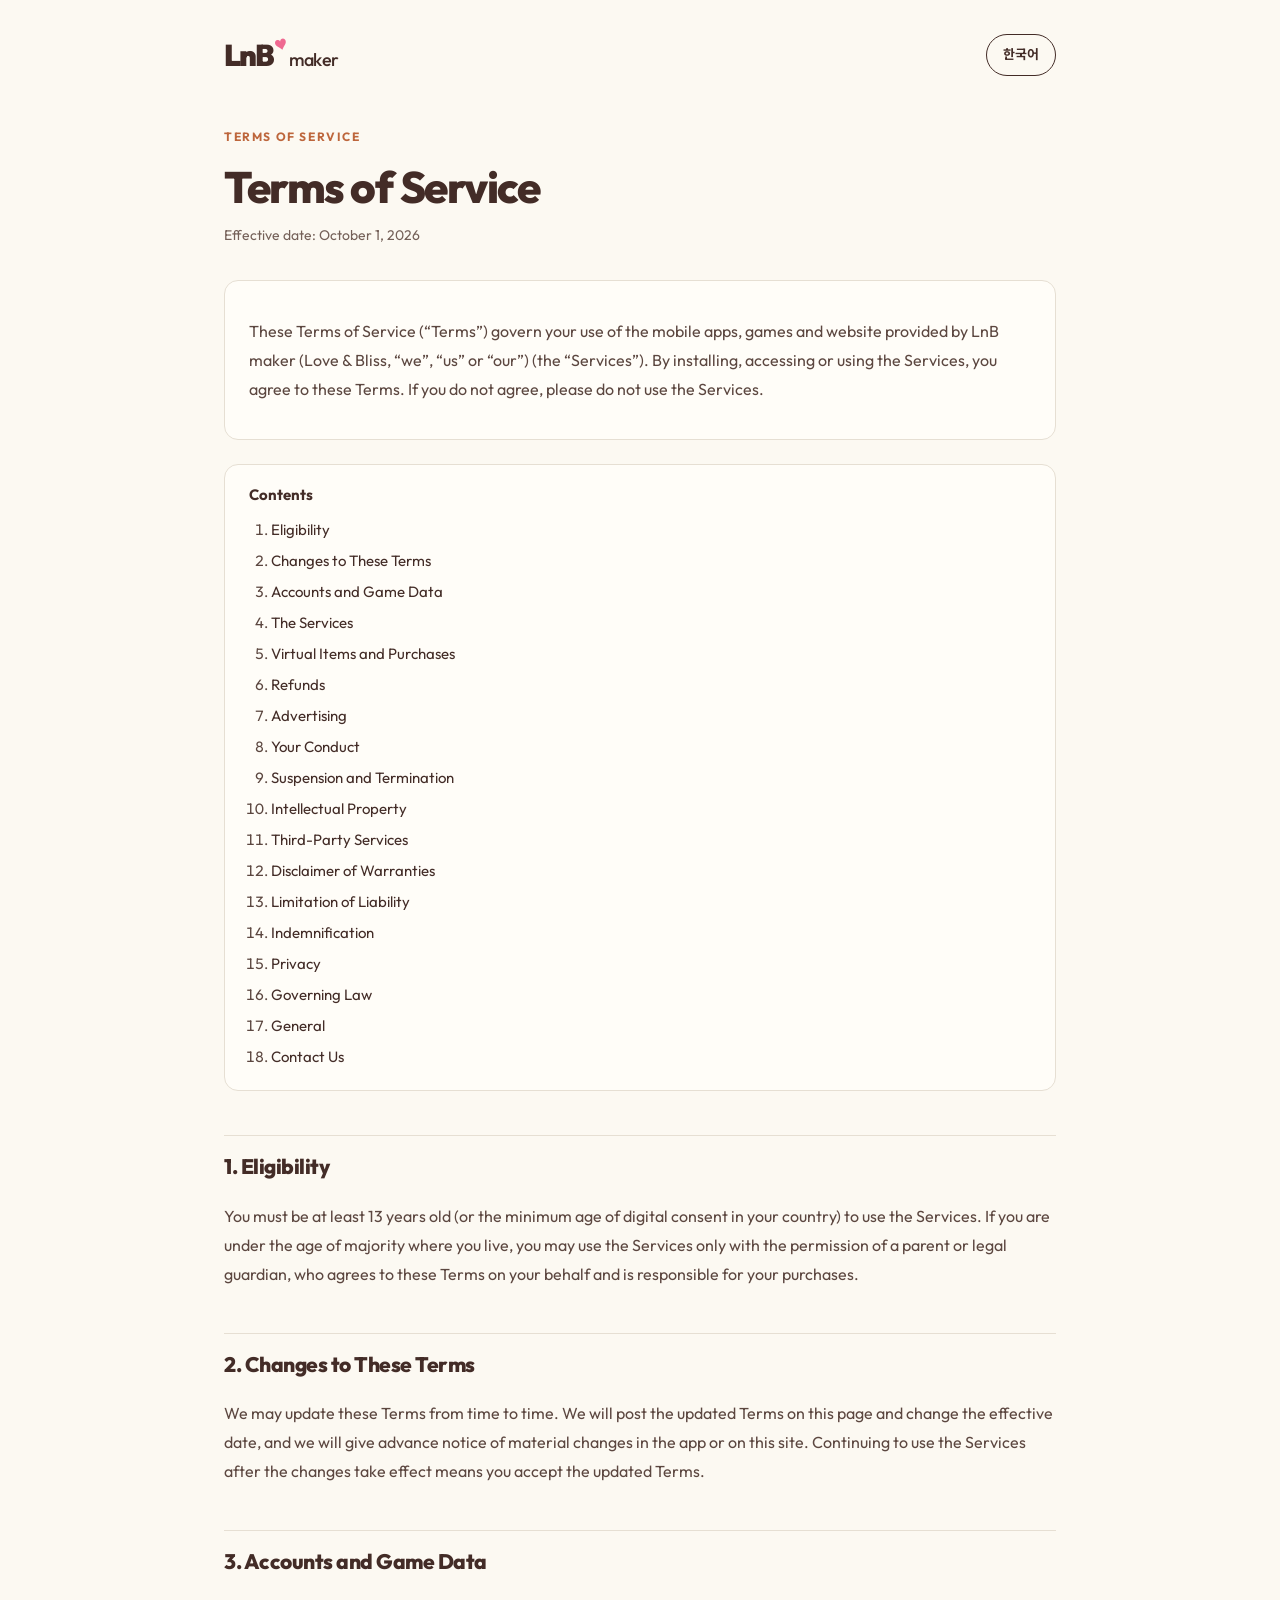
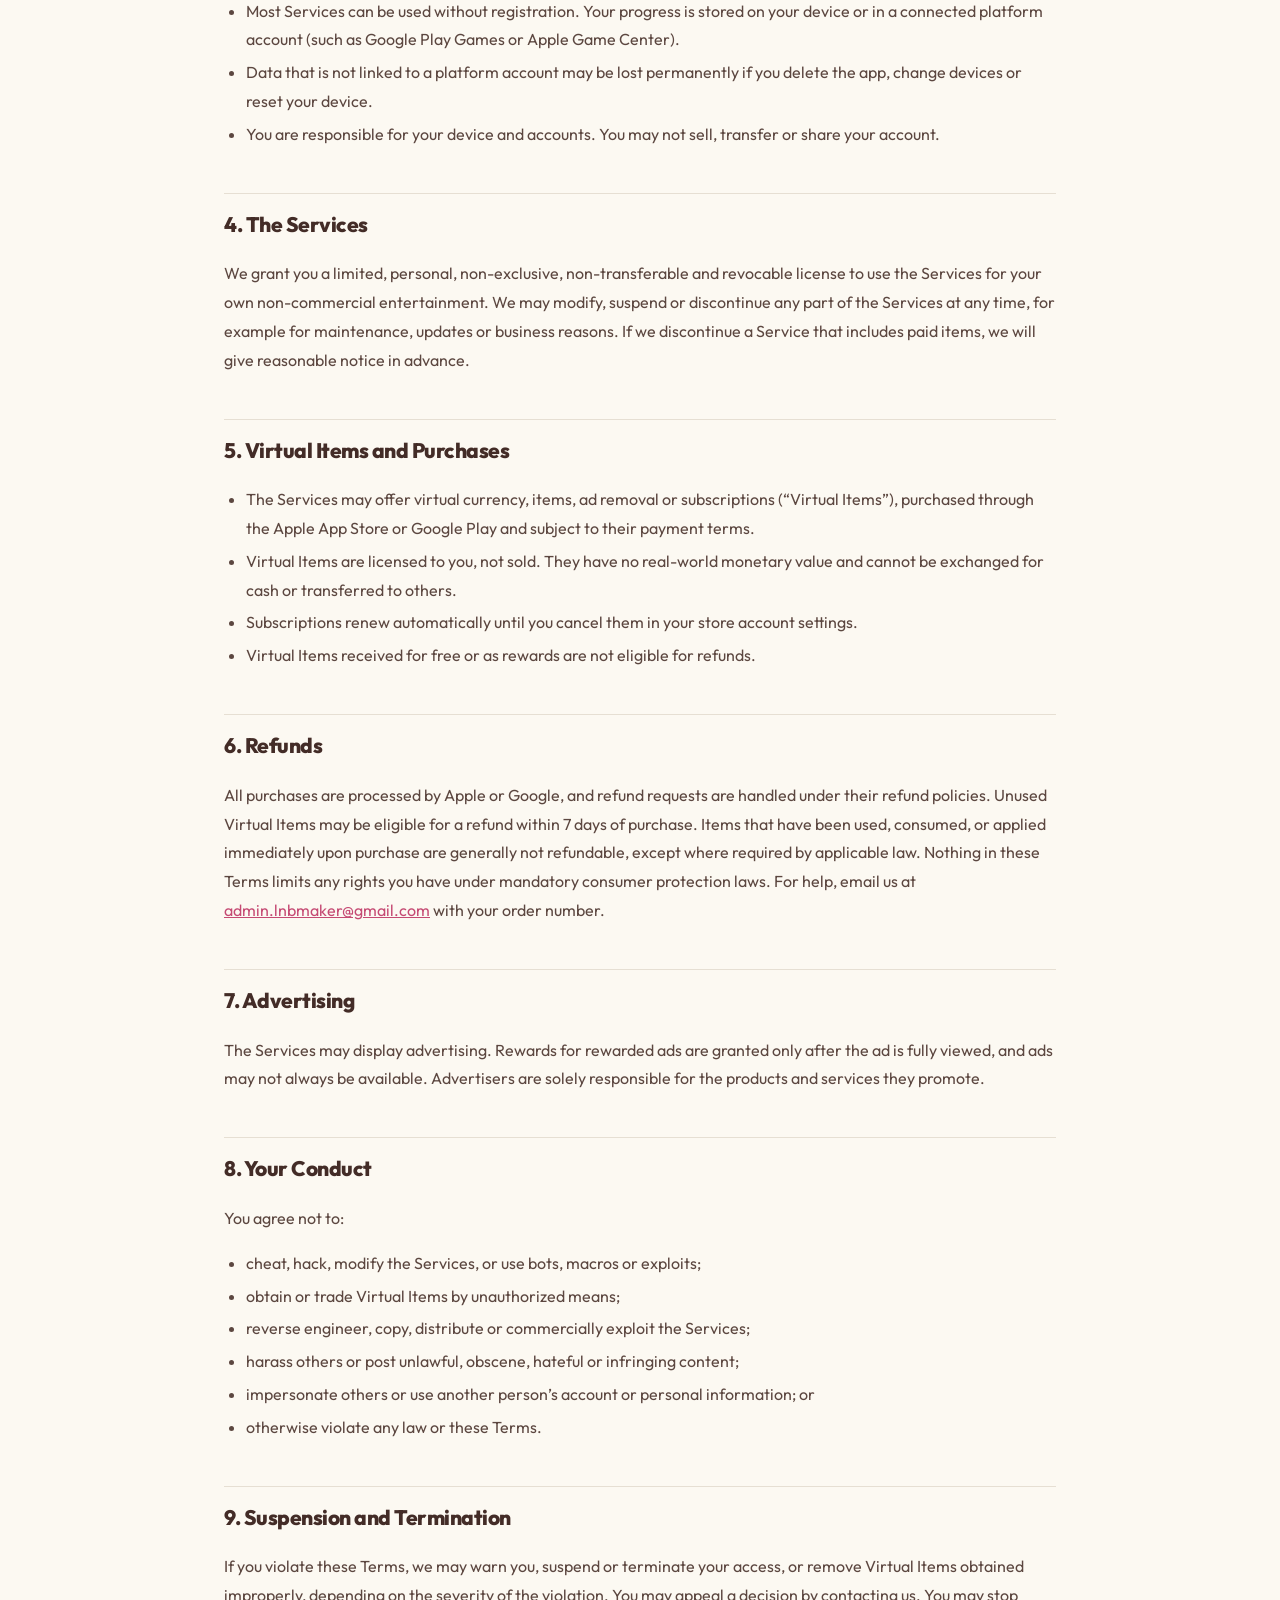
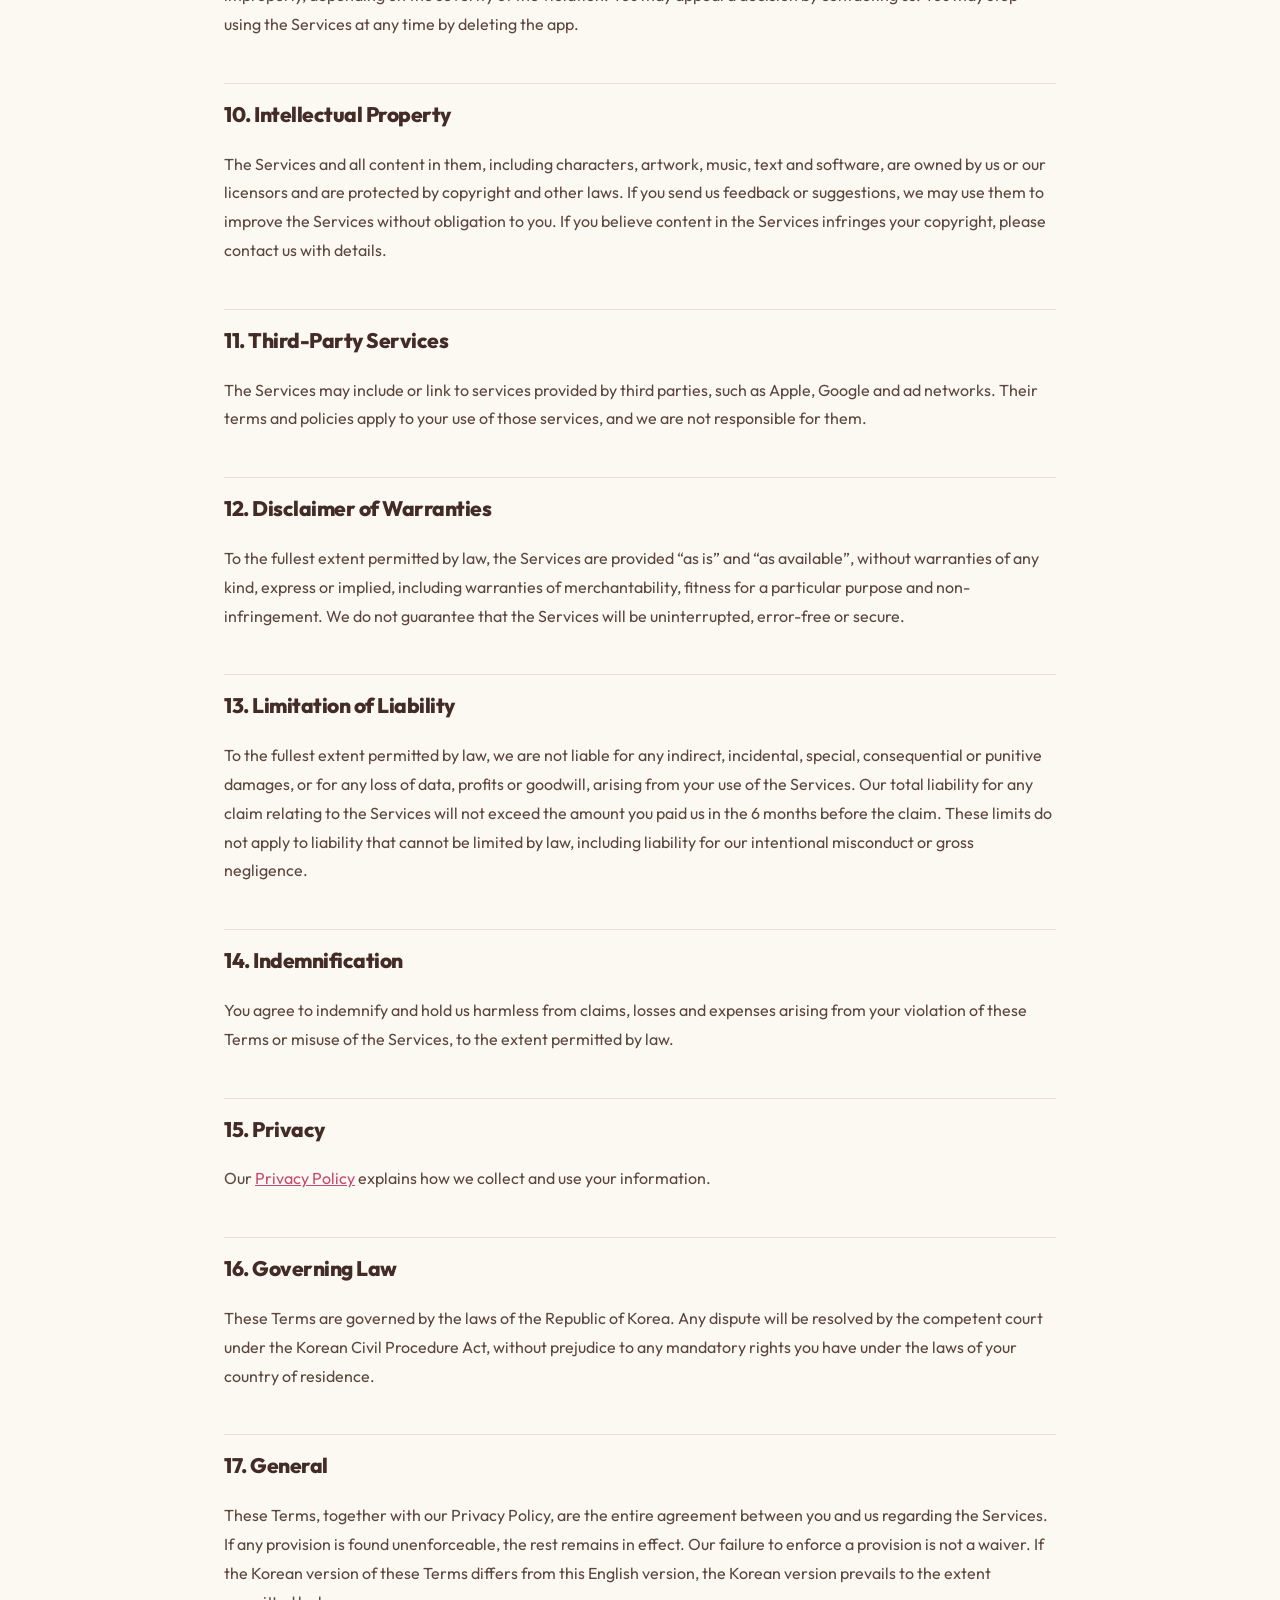
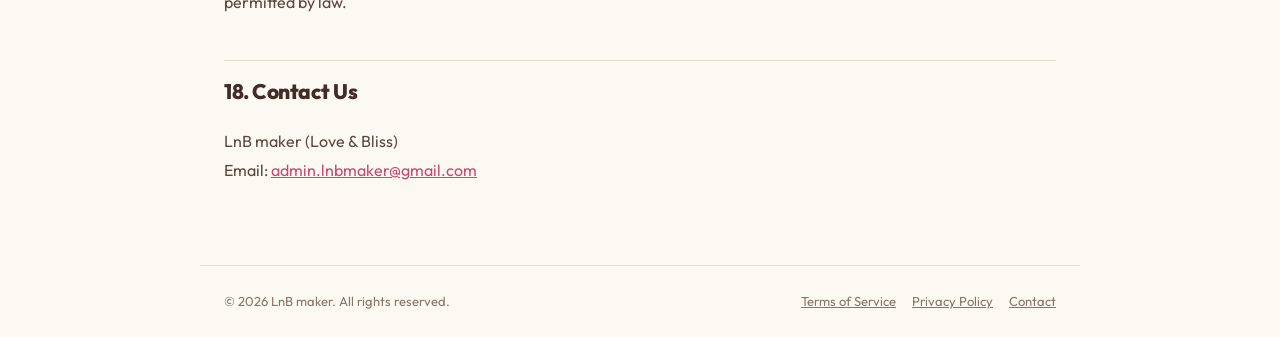
<file: terms.html>
<!doctype html>
<html lang="en">
<head>
<meta charset="utf-8"><meta name="viewport" content="width=device-width,initial-scale=1">
<title>Terms of Service — LnB maker</title>
<meta name="description" content="Terms of Service for apps and games by LnB maker (Love & Bliss)">
<meta name="theme-color" content="#fcf9f2">
<link rel="alternate" hreflang="ko" href="terms-ko.html">
<link rel="stylesheet" href="legal.css">
</head>
<body>
<header class="header"><a class="logo" href="en.html" aria-label="LnB maker home">LnB<span class="logo-heart">♥</span><span class="maker">maker</span></a><a class="lang" href="terms-ko.html" hreflang="ko" lang="ko">한국어</a></header>
<main>
<p class="eyebrow">TERMS OF SERVICE</p>
<h1>Terms of Service</h1>
<p class="meta">Effective date: October 1, 2026</p>

<div class="intro"><p>These Terms of Service (“Terms”) govern your use of the mobile apps, games and website provided by LnB maker (Love &amp; Bliss, “we”, “us” or “our”) (the “Services”). By installing, accessing or using the Services, you agree to these Terms. If you do not agree, please do not use the Services.</p></div>

<nav class="toc" aria-label="Contents"><strong>Contents</strong><ol>
<li><a href="#t1">Eligibility</a></li>
<li><a href="#t2">Changes to These Terms</a></li>
<li><a href="#t3">Accounts and Game Data</a></li>
<li><a href="#t4">The Services</a></li>
<li><a href="#t5">Virtual Items and Purchases</a></li>
<li><a href="#t6">Refunds</a></li>
<li><a href="#t7">Advertising</a></li>
<li><a href="#t8">Your Conduct</a></li>
<li><a href="#t9">Suspension and Termination</a></li>
<li><a href="#t10">Intellectual Property</a></li>
<li><a href="#t11">Third-Party Services</a></li>
<li><a href="#t12">Disclaimer of Warranties</a></li>
<li><a href="#t13">Limitation of Liability</a></li>
<li><a href="#t14">Indemnification</a></li>
<li><a href="#t15">Privacy</a></li>
<li><a href="#t16">Governing Law</a></li>
<li><a href="#t17">General</a></li>
<li><a href="#t18">Contact Us</a></li>
</ol></nav>

<h2 id="t1">1. Eligibility</h2>
<p>You must be at least 13 years old (or the minimum age of digital consent in your country) to use the Services. If you are under the age of majority where you live, you may use the Services only with the permission of a parent or legal guardian, who agrees to these Terms on your behalf and is responsible for your purchases.</p>

<h2 id="t2">2. Changes to These Terms</h2>
<p>We may update these Terms from time to time. We will post the updated Terms on this page and change the effective date, and we will give advance notice of material changes in the app or on this site. Continuing to use the Services after the changes take effect means you accept the updated Terms.</p>

<h2 id="t3">3. Accounts and Game Data</h2>
<ul>
<li>Most Services can be used without registration. Your progress is stored on your device or in a connected platform account (such as Google Play Games or Apple Game Center).</li>
<li>Data that is not linked to a platform account may be lost permanently if you delete the app, change devices or reset your device.</li>
<li>You are responsible for your device and accounts. You may not sell, transfer or share your account.</li>
</ul>

<h2 id="t4">4. The Services</h2>
<p>We grant you a limited, personal, non-exclusive, non-transferable and revocable license to use the Services for your own non-commercial entertainment. We may modify, suspend or discontinue any part of the Services at any time, for example for maintenance, updates or business reasons. If we discontinue a Service that includes paid items, we will give reasonable notice in advance.</p>

<h2 id="t5">5. Virtual Items and Purchases</h2>
<ul>
<li>The Services may offer virtual currency, items, ad removal or subscriptions (“Virtual Items”), purchased through the Apple App Store or Google Play and subject to their payment terms.</li>
<li>Virtual Items are licensed to you, not sold. They have no real-world monetary value and cannot be exchanged for cash or transferred to others.</li>
<li>Subscriptions renew automatically until you cancel them in your store account settings.</li>
<li>Virtual Items received for free or as rewards are not eligible for refunds.</li>
</ul>

<h2 id="t6">6. Refunds</h2>
<p>All purchases are processed by Apple or Google, and refund requests are handled under their refund policies. Unused Virtual Items may be eligible for a refund within 7 days of purchase. Items that have been used, consumed, or applied immediately upon purchase are generally not refundable, except where required by applicable law. Nothing in these Terms limits any rights you have under mandatory consumer protection laws. For help, email us at <a href="mailto:admin.lnbmaker@gmail.com">admin.lnbmaker@gmail.com</a> with your order number.</p>

<h2 id="t7">7. Advertising</h2>
<p>The Services may display advertising. Rewards for rewarded ads are granted only after the ad is fully viewed, and ads may not always be available. Advertisers are solely responsible for the products and services they promote.</p>

<h2 id="t8">8. Your Conduct</h2>
<p>You agree not to:</p>
<ul>
<li>cheat, hack, modify the Services, or use bots, macros or exploits;</li>
<li>obtain or trade Virtual Items by unauthorized means;</li>
<li>reverse engineer, copy, distribute or commercially exploit the Services;</li>
<li>harass others or post unlawful, obscene, hateful or infringing content;</li>
<li>impersonate others or use another person’s account or personal information; or</li>
<li>otherwise violate any law or these Terms.</li>
</ul>

<h2 id="t9">9. Suspension and Termination</h2>
<p>If you violate these Terms, we may warn you, suspend or terminate your access, or remove Virtual Items obtained improperly, depending on the severity of the violation. You may appeal a decision by contacting us. You may stop using the Services at any time by deleting the app.</p>

<h2 id="t10">10. Intellectual Property</h2>
<p>The Services and all content in them, including characters, artwork, music, text and software, are owned by us or our licensors and are protected by copyright and other laws. If you send us feedback or suggestions, we may use them to improve the Services without obligation to you. If you believe content in the Services infringes your copyright, please contact us with details.</p>

<h2 id="t11">11. Third-Party Services</h2>
<p>The Services may include or link to services provided by third parties, such as Apple, Google and ad networks. Their terms and policies apply to your use of those services, and we are not responsible for them.</p>

<h2 id="t12">12. Disclaimer of Warranties</h2>
<p>To the fullest extent permitted by law, the Services are provided “as is” and “as available”, without warranties of any kind, express or implied, including warranties of merchantability, fitness for a particular purpose and non-infringement. We do not guarantee that the Services will be uninterrupted, error-free or secure.</p>

<h2 id="t13">13. Limitation of Liability</h2>
<p>To the fullest extent permitted by law, we are not liable for any indirect, incidental, special, consequential or punitive damages, or for any loss of data, profits or goodwill, arising from your use of the Services. Our total liability for any claim relating to the Services will not exceed the amount you paid us in the 6 months before the claim. These limits do not apply to liability that cannot be limited by law, including liability for our intentional misconduct or gross negligence.</p>

<h2 id="t14">14. Indemnification</h2>
<p>You agree to indemnify and hold us harmless from claims, losses and expenses arising from your violation of these Terms or misuse of the Services, to the extent permitted by law.</p>

<h2 id="t15">15. Privacy</h2>
<p>Our <a href="privacy.html">Privacy Policy</a> explains how we collect and use your information.</p>

<h2 id="t16">16. Governing Law</h2>
<p>These Terms are governed by the laws of the Republic of Korea. Any dispute will be resolved by the competent court under the Korean Civil Procedure Act, without prejudice to any mandatory rights you have under the laws of your country of residence.</p>

<h2 id="t17">17. General</h2>
<p>These Terms, together with our Privacy Policy, are the entire agreement between you and us regarding the Services. If any provision is found unenforceable, the rest remains in effect. Our failure to enforce a provision is not a waiver. If the Korean version of these Terms differs from this English version, the Korean version prevails to the extent permitted by law.</p>

<h2 id="t18">18. Contact Us</h2>
<p>LnB maker (Love &amp; Bliss)<br>Email: <a href="mailto:admin.lnbmaker@gmail.com">admin.lnbmaker@gmail.com</a></p>
</main>
<footer class="footer"><span>© 2026 LnB maker. All rights reserved.</span><nav aria-label="Legal"><a href="terms.html">Terms of Service</a><a href="privacy.html">Privacy Policy</a><a href="mailto:admin.lnbmaker@gmail.com">Contact</a></nav></footer>
</body>
</html>
</file>
<file: style.css>
@import url('https://fonts.googleapis.com/css2?family=Noto+Sans+KR:wght@400;500;600;700;800;900&family=Outfit:wght@400;500;600;700;800;900&display=swap');
:root{--paper:#fcf9f2;--ink:#432c27;--pink:#ef6991;--yellow:#ffda68;--line:#e6dfd3}*{box-sizing:border-box}html{scroll-behavior:smooth;scroll-padding-top:100px}body{margin:0;background:var(--paper);color:var(--ink);font-family:'Outfit','Noto Sans KR',sans-serif;font-size:16px;-webkit-font-smoothing:antialiased}button,a{-webkit-tap-highlight-color:transparent}button{font:inherit;color:inherit}a{color:inherit;text-decoration:none}button{cursor:pointer}button:focus-visible,a:focus-visible{outline:3px solid #2867c7;outline-offset:6px}.wrap{max-width:1300px;width:calc(100% - 112px);margin:auto}.header{height:108px;display:flex;align-items:center;justify-content:space-between;max-width:1440px;padding:0 56px;margin:auto}.logo{display:inline-flex;align-items:baseline;font-size:39px;font-weight:900;letter-spacing:-2.5px;white-space:nowrap}.logo-heart{color:var(--pink);font-size:17px;align-self:flex-start;margin:7px 4px 0 2px;transform:rotate(-15deg)}.maker{font-size:23px;letter-spacing:-1px;font-weight:500;margin-left:1px}.header nav{display:flex;align-items:center;gap:36px;font-size:14px;font-weight:600}.header nav>a:hover{color:#c54a73}.nav-pill{border:1px solid var(--ink);padding:12px 20px;border-radius:30px}.nav-pill span{margin-left:16px}.menu{display:none}.hero{min-height:600px;padding:63px 0 77px;display:grid;grid-template-columns:1.02fr 1fr;align-items:center;gap:48px}.eyebrow{font-size:12px;letter-spacing:1.6px;font-weight:700}.tiny-star{font-size:23px;margin-right:9px;color:#bd663c;vertical-align:-2px}.hero h1{font-size:clamp(40px,4.25vw,61px);line-height:1.3;letter-spacing:-3.8px;font-weight:800;margin:28px 0 25px;word-break:keep-all}.pink-word{color:#d9527d;position:relative}.hero-description{font-size:17px;line-height:1.95;color:#746058;margin:0 0 31px}.button{display:inline-flex;align-items:center;justify-content:center;gap:25px;padding:17px 24px;border:0;border-radius:10px;font-weight:600;font-size:15px;transition:transform .2s,background .2s}.button:hover{transform:translateY(-3px);background:#694239}.button span{font-size:22px}.dark{background:var(--ink);color:#fff9ee}.hero-note{margin-top:27px;display:flex;gap:10px;align-items:center;font-size:12px;color:#86756a;letter-spacing:.4px}.note-line{width:23px;height:1px;background:#9c8875}.hero-visual{position:relative;min-width:0;padding:8px 0 28px}.art-frame{height:465px;border-radius:42% 42% 24px 24px;overflow:hidden;background:#ffdf75;position:relative;transform:rotate(2deg)}.art-frame img{height:100%;width:100%;object-fit:cover;display:block}.art-caption{position:absolute;bottom:20px;left:0;width:100%;text-align:center;letter-spacing:2.1px;font-size:11px;font-weight:600;color:#654c26}.round-sticker{position:absolute;right:-17px;top:-15px;background:#b7dcca;border:6px solid var(--paper);width:124px;height:124px;border-radius:50%;text-align:center;display:flex;flex-direction:column;justify-content:center;transform:rotate(13deg);font-size:14px;line-height:1.3}.round-sticker b{font-size:19px;font-weight:800}.round-sticker span{font-size:23px;margin-top:3px}.visual-label{position:absolute;bottom:4px;left:35px;background:#fffdf6;padding:14px 25px;border:1px solid #e3dace;border-radius:11px;box-shadow:0 5px 0 #432c2710;transform:rotate(-5deg);font-size:14px;font-weight:600}.visual-label span{color:var(--pink);font-size:23px;margin-right:14px;vertical-align:-2px}.ribbon{overflow:hidden;background:var(--ink);color:var(--paper);padding:20px 0}.ribbon>div{display:flex;width:max-content;gap:44px;align-items:center;font-size:26px;letter-spacing:2px;font-weight:600;transform:translateX(-15px)}.ribbon span{color:var(--pink);font-size:31px}.ribbon span:nth-of-type(even){color:var(--yellow)}.work{padding:100px 0 88px}.section-top{display:flex;align-items:flex-end;justify-content:space-between;gap:28px}.section-top h2{font-size:40px;line-height:1.4;letter-spacing:-1.8px;font-weight:750;margin:14px 0 0}.section-top h2 em{font-style:normal;color:#c95479}.section-top>p{font-size:15px;line-height:1.9;color:#847066;margin:0 0 5px}.filter-row{display:flex;justify-content:space-between;align-items:center;margin:37px 0 27px}.filters{display:flex;gap:9px}.filter{border:1px solid var(--line);border-radius:28px;background:transparent;padding:11px 19px;font-size:14px;font-weight:600}.filter span{font-size:11px;margin-left:8px;opacity:.65}.filter.active{background:var(--ink);border-color:var(--ink);color:var(--paper)}.filter:hover:not(.active){background:#eee7dd}.work-aside{font-size:11px;letter-spacing:1.4px;color:#917c70}.projects{display:grid;grid-template-columns:1fr 1fr;gap:42px 28px}.project{display:block;background:none;border:0;padding:0;text-align:left;width:100%;min-width:0}.project[hidden]{display:none}.project-art{height:320px;border-radius:16px;position:relative;overflow:hidden;padding:25px 26px;transition:transform .25s}.project:hover .project-art{transform:translateY(-5px)}.battle{background:#f7cf63;color:#57311f}.bubble{background:#f3a7bb;color:#772e4b}.haru{background:#b7dccd;color:#28594c}.ssuk{background:#c7c4ec;color:#49416c}.card-tag{font-size:11px;font-weight:600;letter-spacing:1px}.project-number{float:right;font-size:11px;opacity:.75;letter-spacing:.6px}.type-art{position:absolute;top:86px;left:36px;right:28px}.type-small{display:block;font-size:14px;font-weight:500;margin-bottom:6px}.type-art strong{display:block;font-weight:900;font-size:68px;letter-spacing:-4px;line-height:1.35}.type-symbol{position:absolute;right:9px;top:14px;font-size:100px;font-weight:400;transform:rotate(12deg);opacity:.7}.type-en{font-size:11px;font-weight:700;letter-spacing:2px}.kids{font-family:'Outfit',sans-serif;font-size:41px;letter-spacing:-2px;margin-left:14px;font-weight:600}.art-bottom{position:absolute;left:28px;bottom:24px;font-size:11px;letter-spacing:.5px}.plus{position:absolute;right:24px;bottom:18px;border:1px solid currentColor;width:37px;height:37px;border-radius:50%;text-align:center;line-height:32px;font-size:26px;font-weight:400;transition:transform .25s}.project:hover .plus{transform:rotate(90deg)}.project-meta{display:flex;justify-content:space-between;align-items:flex-start;gap:14px;padding:21px 2px 0}.project-meta h3{font-size:21px;letter-spacing:-.6px;margin:0 0 8px}.project-meta p{font-size:14px;line-height:1.6;color:#887267;margin:0}.status{white-space:nowrap;border:1px solid #ded6ca;padding:6px 9px;border-radius:5px;font-size:12px;color:#857264;margin-top:3px}.project-footnote{margin:38px 0 0;text-align:center;font-size:13px;color:#938276;line-height:1.7}.about{background:#f0eadf;padding:76px 0}.about-inner{display:grid;grid-template-columns:1fr 1.65fr;gap:70px}.about-label{display:flex;flex-direction:column;align-items:flex-start}.big-asterisk{font-size:144px;line-height:1.2;color:#c96544;margin:12px 0 7px;font-family:Arial,sans-serif}.about-mini{font-size:11px;font-weight:600;line-height:1.8;letter-spacing:1px}.about-copy h2{font-size:35px;line-height:1.5;letter-spacing:-1.6px;margin:0 0 24px}.about-copy h2>span{color:#ae674c}.about-copy p{font-size:15px;line-height:1.95;color:#7c695e;margin:0 0 16px;word-break:keep-all}.signature{margin-top:29px;font-size:30px;letter-spacing:-1px;font-weight:600}.signature span{display:inline-block;margin-left:23px;font-size:12px;font-weight:400;letter-spacing:0;color:#907c6d}.values{padding:88px 0 74px}.value-grid{display:grid;grid-template-columns:repeat(3,1fr);gap:40px;margin-top:48px}.value-grid article{border-top:1px solid #dcd1c2;padding-top:22px;position:relative}.value-icon{font-size:40px;line-height:1.3}.pink{color:#d6517d}.yellow{color:#c68d2e}.mint{color:#397d66}.value-no{float:right;font-size:12px;color:#a18b7b;margin-top:12px}.value-grid h3{font-size:21px;margin:23px 0 12px;letter-spacing:-.6px}.value-grid p{font-size:14px;line-height:1.9;color:#8a7568;word-break:keep-all}.closing{background:#f4d2d8;border-radius:19px;padding:43px 48px;display:flex;justify-content:space-between;align-items:center;margin-bottom:85px;gap:30px}.closing h2{font-size:33px;letter-spacing:-1.4px;line-height:1.5;margin:14px 0 0}.closing h2 span{display:inline-block;margin-left:15px;color:#b54167;font-size:30px;transform:rotate(-12deg)}.footer{background:var(--ink);color:#fcf5e8;padding:43px 0 24px;overflow:hidden}.footer-top{display:flex;align-items:center;justify-content:space-between;gap:25px}.footer-top p{font-size:13px;line-height:1.8;color:#c6afa0;margin:0 auto 0 55px}.top-link{font-size:11px;letter-spacing:1px}.footer-word{text-align:center;font-size:clamp(70px,14vw,202px);font-weight:700;line-height:1.2;letter-spacing:-8px;margin:20px 0 25px;color:#fff0cd;white-space:nowrap}.footer-word i{font-family:Georgia,serif;font-weight:500;color:#ee95ad;letter-spacing:-10px}.footer-bottom{display:flex;justify-content:space-between;padding-top:20px;border-top:1px solid #6e5145;font-size:11px;color:#bea797}.skip{position:fixed;top:-80px;left:20px;background:var(--ink);color:white;padding:14px;z-index:100}.skip:focus{top:10px}.sr-only{position:absolute;width:1px;height:1px;overflow:hidden;clip:rect(0,0,0,0)}dialog{border:0;border-radius:23px;padding:42px;color:var(--ink);background:var(--paper);max-width:580px;width:calc(100% - 32px);max-height:85vh;overflow:auto;box-shadow:0 30px 100px #0003}dialog::backdrop{background:#281b18aa;backdrop-filter:blur(6px)}.dialog-close{position:absolute;top:14px;right:16px;width:40px;height:40px;border-radius:50%;border:1px solid var(--line);background:none;font-size:27px;line-height:30px}.dialog-kicker{font-size:12px;letter-spacing:1px;font-weight:600;margin:9px 0 17px;color:#ad4a68}dialog h2{font-size:40px;letter-spacing:-2px;margin:0 0 8px}.dialog-subtitle{font-size:18px;line-height:1.6;font-weight:600}.dialog-description{font-size:16px;line-height:1.9;color:#7c665d}.dialog-details{display:flex;gap:8px;flex-wrap:wrap;margin:23px 0}.dialog-details span{font-size:13px;background:#ede5d8;padding:8px 12px;border-radius:20px}.dialog-status{border-top:1px solid var(--line);padding-top:18px;font-size:14px;color:#8a7063;line-height:1.7}.dialog-done{margin-top:10px;width:100%}@media(min-width:1500px){.hero{gap:75px}.hero h1{font-size:62px}}@media(max-width:1050px){.wrap{width:calc(100% - 64px)}.header{padding:0 32px}.hero{gap:28px}.hero h1{font-size:43px;letter-spacing:-2.5px}.art-frame{height:410px}.round-sticker{width:104px;height:104px;font-size:12px;right:-10px}.round-sticker b{font-size:16px}.section-top h2{font-size:35px}.type-art strong{font-size:55px}.type-symbol{font-size:78px;right:0}.type-art{left:26px}.project-art{height:290px;padding:23px 20px}.project-number{display:none}.project-meta{display:block}.status{display:inline-block;margin-top:14px}.about-inner{gap:32px;grid-template-columns:1fr 2fr}.about-copy h2{font-size:30px}.signature span{display:block;margin:7px 0 0}.value-grid{gap:25px}.closing{padding:36px}.footer-word{letter-spacing:-5px}}@media(max-width:700px){html{scroll-padding-top:25px}.wrap{width:calc(100% - 40px)}.header{height:86px;padding:0 22px;position:relative}.logo{font-size:34px}.maker{font-size:21px}.header nav{display:none;position:absolute;left:20px;right:20px;top:76px;padding:22px;background:var(--paper);border:1px solid var(--line);border-radius:13px;z-index:20;box-shadow:0 15px 30px #432c2715;align-items:stretch;gap:21px}.header nav.open{display:flex;flex-direction:column}.menu{display:flex;flex-direction:column;justify-content:center;gap:6px;border:1px solid #d7ccbd;border-radius:50%;height:42px;width:42px;background:transparent;padding:11px}.menu span{height:2px;width:100%;background:var(--ink)}.hero{grid-template-columns:1fr;padding:24px 0 52px;gap:40px}.hero .eyebrow{font-size:10px;letter-spacing:1.2px}.hero h1{font-size:clamp(37px,8.9vw,57px);letter-spacing:-2.3px;margin:22px 0}.hero-description{font-size:16px;line-height:1.85;margin-bottom:24px}.hero-note{margin-top:20px}.hero-visual{margin:0 10px}.art-frame{height:370px;border-radius:42% 42% 20px 20px}.round-sticker{right:-12px;top:-12px}.visual-label{left:17px;padding:12px 20px}.ribbon{padding:16px 0}.ribbon>div{font-size:21px;gap:27px}.ribbon span{font-size:26px}.work{padding:58px 0}.section-top{display:block}.section-top h2{font-size:30px;letter-spacing:-1.4px}.section-top>p{font-size:14px;margin:19px 0 0}.filter-row{margin:28px 0 22px}.work-aside{display:none}.filter{padding:10px 17px}.projects{grid-template-columns:1fr;gap:29px}.project-art{height:285px}.type-art{top:76px;left:27px}.type-art strong{font-size:63px}.type-symbol{font-size:86px;right:8px}.project-number{display:inline}.project-meta{display:flex;padding-top:17px;gap:8px}.project-meta h3{font-size:20px}.project-meta p{font-size:13px;max-width:240px}.status{font-size:11px;margin-top:2px;padding:5px 7px}.project-footnote{font-size:12px;max-width:270px;margin:30px auto 0}.about{padding:43px 0}.about-inner{grid-template-columns:1fr;gap:26px}.about-label{position:relative;min-height:45px;justify-content:center}.big-asterisk{position:absolute;right:0;top:-15px;font-size:64px;margin:0}.about-mini{display:none}.about-copy h2{font-size:28px}.about-copy p{font-size:14px}.desktop-break{display:none}.signature{font-size:27px}.signature span{display:inline-block;font-size:11px;margin-left:15px}.values{padding:55px 0 38px}.value-grid{grid-template-columns:1fr;gap:22px;margin-top:29px}.value-grid article{padding-left:64px;padding-top:23px;min-height:150px}.value-icon{position:absolute;left:2px;top:20px}.value-grid h3{margin:1px 0 11px;font-size:19px}.value-grid p{margin:0;font-size:14px}.value-no{margin-top:5px}.closing{padding:30px 24px;display:block;margin-bottom:49px}.closing .eyebrow{font-size:10px}.closing h2{font-size:28px}.closing .button{margin-top:25px;font-size:13px;padding:15px 20px;gap:13px}.footer{padding-top:30px}.footer-top{flex-wrap:wrap;gap:20px}.footer-top p{margin:0;font-size:11px}.top-link{margin-top:0;font-size:10px}.footer-word{font-size:18vw;letter-spacing:-3px;margin:25px 0}.footer-word i{letter-spacing:-4px}.footer-bottom{gap:14px;flex-direction:column;font-size:10px}dialog{padding:33px 25px}dialog h2{font-size:34px}.dialog-subtitle{font-size:16px}.dialog-description{font-size:15px}}@media(prefers-reduced-motion:reduce){html{scroll-behavior:auto}*{transition:none!important}}

/* Korean / English editions */
.header{gap:20px}.header nav{margin-left:auto;gap:24px}.language-switch{display:flex;align-items:center;gap:9px;white-space:nowrap;font-size:13px;font-weight:500}.language-switch span{opacity:.3}.language-switch a{padding:9px 0;color:#89746a}.language-switch a[aria-current="page"]{color:var(--ink);font-weight:700}.language-switch a:hover{color:#c54a73}html[lang="en"] .hero h1{font-family:'Outfit',sans-serif;font-size:clamp(39px,4.4vw,62px);letter-spacing:-2px;line-height:1.13}html[lang="en"] .section-top h2{letter-spacing:-1px}html[lang="en"] .type-art strong{font-size:49px;letter-spacing:-1.8px;padding-right:58px}html[lang="en"] .type-symbol{font-size:65px;top:34px;right:0}html[lang="en"] .type-en{letter-spacing:1px}html[lang="en"] .kids{font-size:28px;margin-left:8px;letter-spacing:-1px}html[lang="en"] .ssuk .type-art strong{padding-right:0}html[lang="en"] .project-meta{flex-wrap:wrap}html[lang="en"] .project-meta .status{margin-top:0}html[lang="en"] .about-copy h2{font-size:34px;letter-spacing:-.8px}html[lang="en"] .value-grid h3{letter-spacing:-.3px}html[lang="en"] .art-bottom{max-width:calc(100% - 88px);line-height:1.5}html[lang="en"] .signature span{margin-left:15px}html[lang="en"] .visual-label{font-size:13px;padding:14px 17px}
@media(max-width:1050px){.header{gap:17px}.header nav{gap:18px;font-size:13px}.nav-pill{padding:10px 15px}.nav-pill span{margin-left:9px}html[lang="en"] .type-art strong{font-size:39px}html[lang="en"] .type-symbol{font-size:52px}html[lang="en"] .about-copy h2{font-size:29px}html[lang="en"] .signature span{display:block;margin:7px 0 0}}
@media(max-width:800px) and (min-width:701px){.header{padding:0 24px;gap:13px}.header nav{gap:14px}.header .logo{font-size:32px}.header .maker{font-size:19px}.nav-pill span{display:none}.language-switch{font-size:12px;gap:6px}}
@media(max-width:700px){.header{gap:15px}.header .logo{margin-right:auto}.header nav{margin-left:0;font-size:14px;gap:21px}.language-switch{font-size:12px;gap:7px}.menu{flex-shrink:0}html[lang="en"] .hero h1{font-size:clamp(36px,9.4vw,58px);letter-spacing:-1.6px;line-height:1.15}html[lang="en"] .hero-description{font-size:16px}html[lang="en"] .section-top h2{font-size:32px}html[lang="en"] .type-art strong{font-size:44px}html[lang="en"] .type-symbol{font-size:60px}html[lang="en"] .type-small{font-size:13px}html[lang="en"] .about-copy h2{font-size:28px}html[lang="en"] .signature span{display:block;margin:7px 0 0}html[lang="en"] .value-grid h3{font-size:20px}html[lang="en"] .project-meta p{max-width:none}.header .logo-heart{margin-right:2px}}
@media(max-width:380px){.header{padding:0 17px;gap:11px}.header .logo{font-size:29px}.header .maker{font-size:18px}.language-switch{font-size:11px;gap:5px}html[lang="en"] .type-art strong{font-size:37px}html[lang="en"] .type-symbol{font-size:49px}html[lang="en"] .visual-label{font-size:12px;padding:12px}}
.footer-legal{display:flex;flex-wrap:wrap;gap:6px 18px}.footer-legal a{color:#e6d5c6;text-decoration:underline;text-underline-offset:3px;text-decoration-color:#8f7466}.footer-legal a:hover{color:#fff9ee}.footer-legal b{font-weight:700}
</file>
<file: legal.css>
@import url('https://fonts.googleapis.com/css2?family=Noto+Sans+KR:wght@400;500;700;800&family=Outfit:wght@400;500;700;800;900&display=swap');
:root{--paper:#fcf9f2;--ink:#432c27;--pink:#ef6991;--muted:#746058;--line:#e6dfd3;--card:#fffdf8}
*{box-sizing:border-box}
html{scroll-behavior:smooth}
body{margin:0;background:var(--paper);color:var(--ink);font-family:'Outfit','Noto Sans KR',sans-serif;font-size:16px;line-height:1.8;-webkit-font-smoothing:antialiased;word-break:keep-all}
a{color:#c54a73}
a:focus-visible{outline:3px solid #2867c7;outline-offset:4px}
.header{max-width:880px;margin:auto;padding:28px 24px;display:flex;align-items:center;justify-content:space-between;gap:16px}
.logo{display:inline-flex;align-items:baseline;font-size:30px;font-weight:900;letter-spacing:-2px;color:var(--ink);text-decoration:none;white-space:nowrap}
.logo-heart{color:var(--pink);font-size:13px;align-self:flex-start;margin:6px 3px 0 2px;transform:rotate(-15deg)}
.maker{font-size:18px;letter-spacing:-.8px;font-weight:500}
.lang{font-size:13px;font-weight:700;color:var(--ink);text-decoration:none;border:1px solid var(--ink);padding:8px 16px;border-radius:30px;white-space:nowrap}
.lang:hover{background:var(--ink);color:#fff9ee}
main{max-width:880px;margin:auto;padding:16px 24px 64px}
.eyebrow{font-size:12px;letter-spacing:1.6px;font-weight:700;color:#bd663c;margin:0}
h1{font-size:clamp(30px,6vw,44px);line-height:1.3;letter-spacing:-1.5px;font-weight:800;margin:10px 0 8px}
.meta{color:var(--muted);font-size:14px;margin:0 0 32px}
.intro{background:var(--card);border:1px solid var(--line);border-radius:14px;padding:20px 24px;margin-bottom:24px}
.toc{background:var(--card);border:1px solid var(--line);border-radius:14px;padding:16px 24px;margin-bottom:40px;font-size:15px}
.toc ol{margin:8px 0 0;padding-left:22px}
.toc a{color:var(--ink);text-decoration:none}
.toc a:hover{color:#c54a73;text-decoration:underline}
h2{font-size:21px;letter-spacing:-.5px;font-weight:800;margin:44px 0 10px;padding-top:12px;border-top:1px solid var(--line);scroll-margin-top:16px}
h3{font-size:17px;font-weight:700;margin:24px 0 6px}
p,li{color:#5c4740}
ul,ol{padding-left:22px}
li{margin:4px 0}
.table-wrap{overflow-x:auto;margin:12px 0}
table{border-collapse:collapse;width:100%;font-size:14px;line-height:1.6;background:var(--card)}
th,td{border:1px solid var(--line);padding:10px 12px;text-align:left;vertical-align:top}
th{background:#f4ede1;font-weight:700}
.footer{border-top:1px solid var(--line);max-width:880px;margin:auto;padding:24px;font-size:13px;color:#86756a;display:flex;flex-wrap:wrap;gap:8px 20px;justify-content:space-between}
.footer nav{display:flex;flex-wrap:wrap;gap:8px 16px}
.footer a{color:#86756a}
@media (max-width:600px){.header{padding:20px 16px}main{padding:8px 16px 48px}.footer{padding:20px 16px}.intro,.toc{padding:16px}}
</file>
